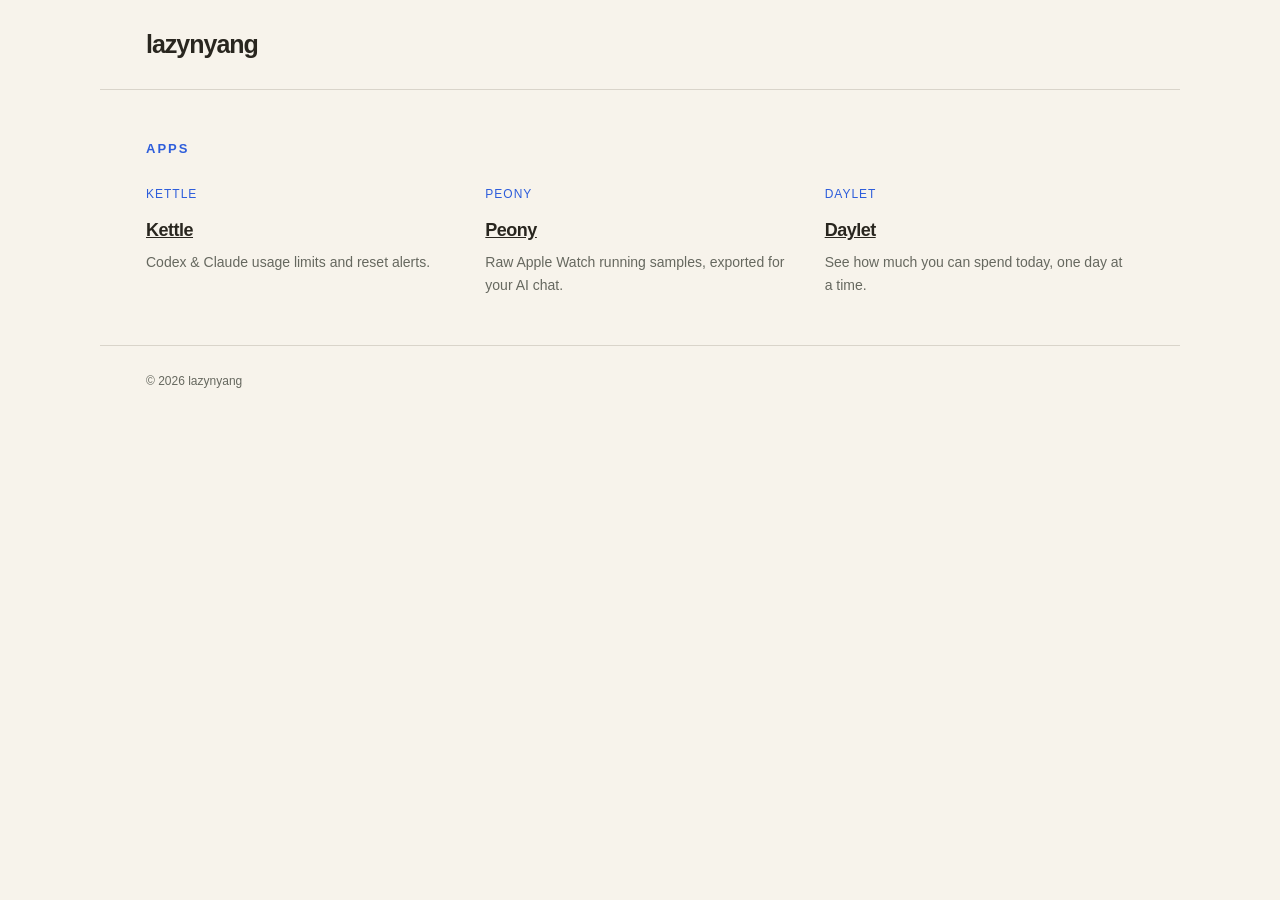
<file: index.html>
<!doctype html><html lang="en"><head><meta charset="utf-8"><meta name="viewport" content="width=device-width,initial-scale=1"><title>lazynyang apps</title><link rel="stylesheet" href="/kettle/assets/site.css"></head><body>
<nav class="wrap nav"><span class="brand">lazynyang</span></nav>
<main class="wrap section" style="border-top:0"><p class="eyebrow">APPS</p><div class="features">
<article><span class="index">KETTLE</span><h3><a href="/kettle/">Kettle</a></h3><p>Codex &amp; Claude usage limits and reset alerts.</p></article>
<article><span class="index">PEONY</span><h3><a href="/peony/">Peony</a></h3><p>Raw Apple Watch running samples, exported for your AI chat.</p></article>
<article><span class="index">DAYLET</span><h3><a href="/daylet/">Daylet</a></h3><p>See how much you can spend today, one day at a time.</p></article>
</div></main>
<footer class="wrap"><span>© 2026 lazynyang</span></footer></body></html>
</file>
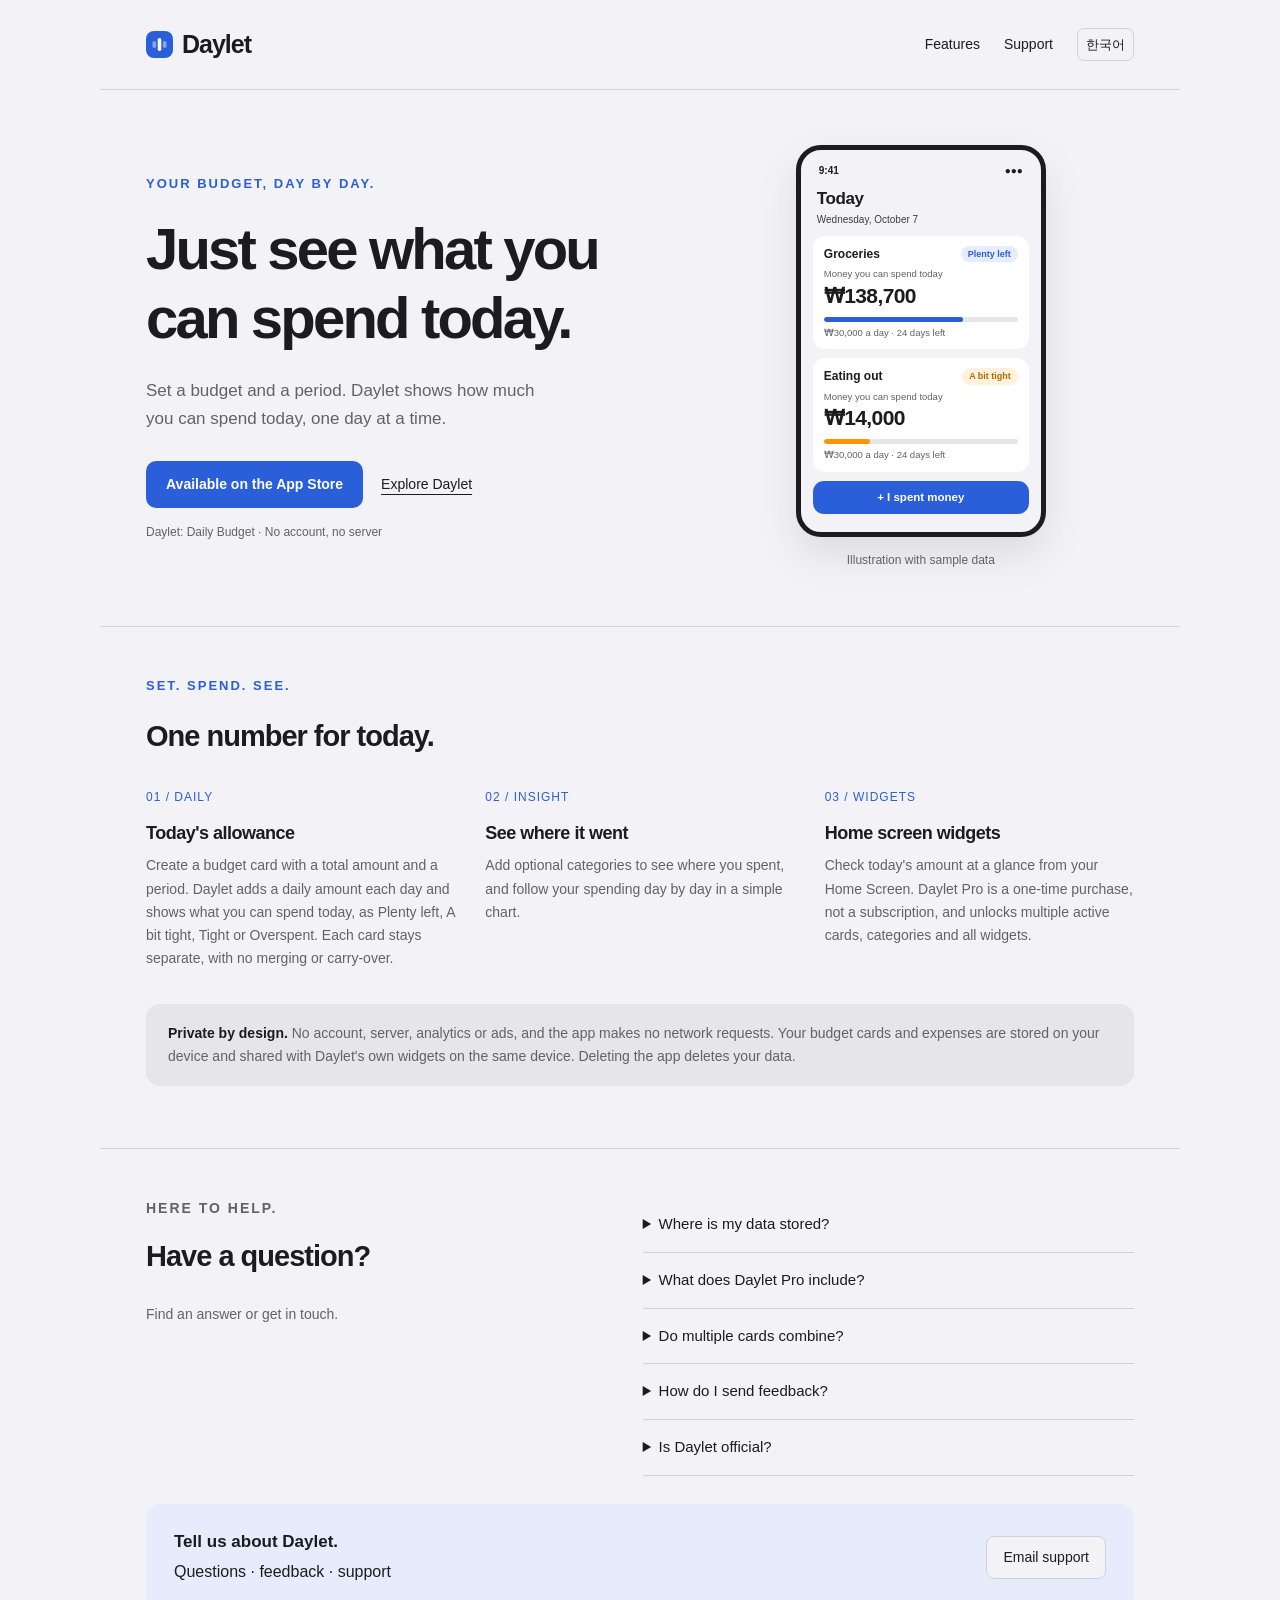
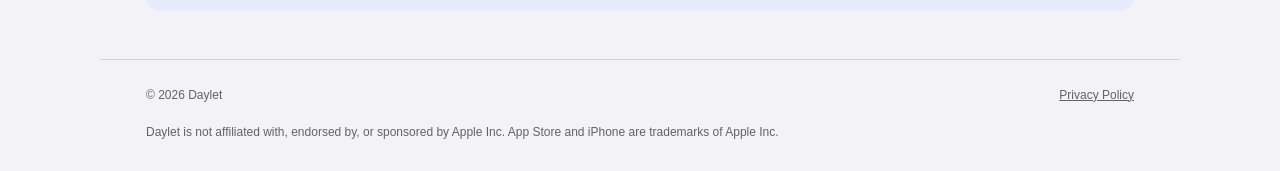
<file: daylet/index.html>
<!doctype html><html lang="en"><head><meta charset="utf-8"><meta name="viewport" content="width=device-width,initial-scale=1"><title>Daylet: Daily Budget</title><meta name="description" content="See how much you can spend today. Daylet turns your budget into a simple daily allowance."><link rel="stylesheet" href="/daylet/assets/site.css"></head><body>
<nav class="wrap nav" aria-label="Primary navigation"><a class="brand" href="#home"><span class="mark" aria-hidden="true"><svg viewBox="0 0 17 17"><rect x="1.5" y="5" width="3.6" height="7" rx="1.8" fill="#fff" fill-opacity=".45"/><rect x="6.7" y="2" width="3.6" height="13" rx="1.8" fill="#fff"/><rect x="11.9" y="5" width="3.6" height="7" rx="1.8" fill="#fff" fill-opacity=".45"/></svg></span><span>Daylet</span></a><div class="links"><a href="#features" data-i18n="navFeatures">Features</a><a href="#support" data-i18n="navSupport">Support</a><button class="lang" type="button" data-language-toggle aria-label="View in Korean">한국어</button></div></nav>
<main><section id="home" class="wrap hero"><div><p class="eyebrow">YOUR BUDGET, DAY BY DAY.</p><h1 data-i18n="heroTitle">Just see what you can spend today.</h1><p class="intro" data-i18n="heroIntro">Set a budget and a period. Daylet shows how much you can spend today, one day at a time.</p><div class="actions"><!-- TODO: replace this span with <a class="release" href="APP STORE LINK"> once the App Store URL is known --><span class="release" data-i18n="available">Available on the App Store</span><a class="secondary" href="#features" data-i18n="explore">Explore Daylet</a></div><p class="small" data-i18n="heroSmall">Daylet: Daily Budget · No account, no server</p></div>
<div class="screen-stage"><div class="phone" role="img" aria-label="Example Daylet home screen with sample data" data-i18n-aria="screenAlt"><div class="bar"><span>9:41</span><span>●●●</span></div><div class="title">Today</div><div class="date">Wednesday, October 7</div><div class="card"><div class="svc">Groceries <span class="chip">Plenty left</span></div><div class="lbl">Money you can spend today</div><div class="amt">₩138,700</div><div class="track"><i style="width:72%"></i></div><div class="reset">₩30,000 a day · 24 days left</div></div><div class="card"><div class="svc">Eating out <span class="chip tight">A bit tight</span></div><div class="lbl">Money you can spend today</div><div class="amt">₩14,000</div><div class="track"><i class="tight" style="width:24%"></i></div><div class="reset">₩30,000 a day · 24 days left</div></div><div class="btn">+ I spent money</div></div><p class="caption" data-i18n="screenCaption">Illustration with sample data</p></div></section>
<section id="features" class="wrap section"><p class="eyebrow">SET. SPEND. SEE.</p><h2 data-i18n="featuresTitle">One number for today.</h2><div class="features"><article><span class="index">01 / DAILY</span><h3 data-i18n="f1Title">Today's allowance</h3><p data-i18n="f1Text">Create a budget card with a total amount and a period. Daylet adds a daily amount each day and shows what you can spend today, as Plenty left, A bit tight, Tight or Overspent. Each card stays separate, with no merging or carry-over.</p></article><article><span class="index">02 / INSIGHT</span><h3 data-i18n="f2Title">See where it went</h3><p data-i18n="f2Text">Add optional categories to see where you spent, and follow your spending day by day in a simple chart.</p></article><article><span class="index">03 / WIDGETS</span><h3 data-i18n="f3Title">Home screen widgets</h3><p data-i18n="f3Text">Check today's amount at a glance from your Home Screen. Daylet Pro is a one-time purchase, not a subscription, and unlocks multiple active cards, categories and all widgets.</p></article></div><p class="note"><strong data-i18n="noteTitle">Private by design.</strong> <span data-i18n="noteText">No account, server, analytics or ads, and the app makes no network requests. Your budget cards and expenses are stored on your device and shared with Daylet's own widgets on the same device. Deleting the app deletes your data.</span></p></section>
<section id="support" class="wrap section"><div class="support"><div><p class="eyebrow">HERE TO HELP.</p><h2 data-i18n="supportTitle">Have a question?</h2><p data-i18n="supportIntro">Find an answer or get in touch.</p></div><div><details><summary data-i18n="faq1q">Where is my data stored?</summary><p data-i18n="faq1a">Only on your device. Daylet has no account or server, so deleting the app deletes your data.</p></details><details><summary data-i18n="faq2q">What does Daylet Pro include?</summary><p data-i18n="faq2a">Daylet Pro is a one-time in-app purchase, not a subscription. It unlocks multiple active budget cards, categories and all widgets.</p></details><details><summary data-i18n="faq3q">Do multiple cards combine?</summary><p data-i18n="faq3a">No. Each budget card stays separate, with no merging or carry-over between cards.</p></details><details><summary data-i18n="faq4q">How do I send feedback?</summary><p data-i18n="faq4a">Open Settings in the app and choose to send feedback. It opens Mail with your app version, iOS version and device model in the message, which you can read and edit before sending.</p></details><details><summary data-i18n="faq5q">Is Daylet official?</summary><p data-i18n="faq5a">Daylet is an independent app, not affiliated with Apple.</p></details></div></div><div class="contact"><div><strong data-i18n="contactTitle">Tell us about Daylet.</strong><p data-i18n="contactText">Questions · feedback · support</p></div><a class="mail" href="mailto:the.lazynyang@gmail.com" data-i18n="email">Email support</a></div></section></main>
<footer class="wrap"><span>© 2026 Daylet</span><div class="footer-links"><a href="/daylet/privacy/" data-i18n="privacyLink">Privacy Policy</a></div><p class="disclaimer" data-i18n="disclaimer">Daylet is not affiliated with, endorsed by, or sponsored by Apple Inc. App Store and iPhone are trademarks of Apple Inc.</p></footer><script src="/daylet/assets/site.js"></script></body></html>
</file>
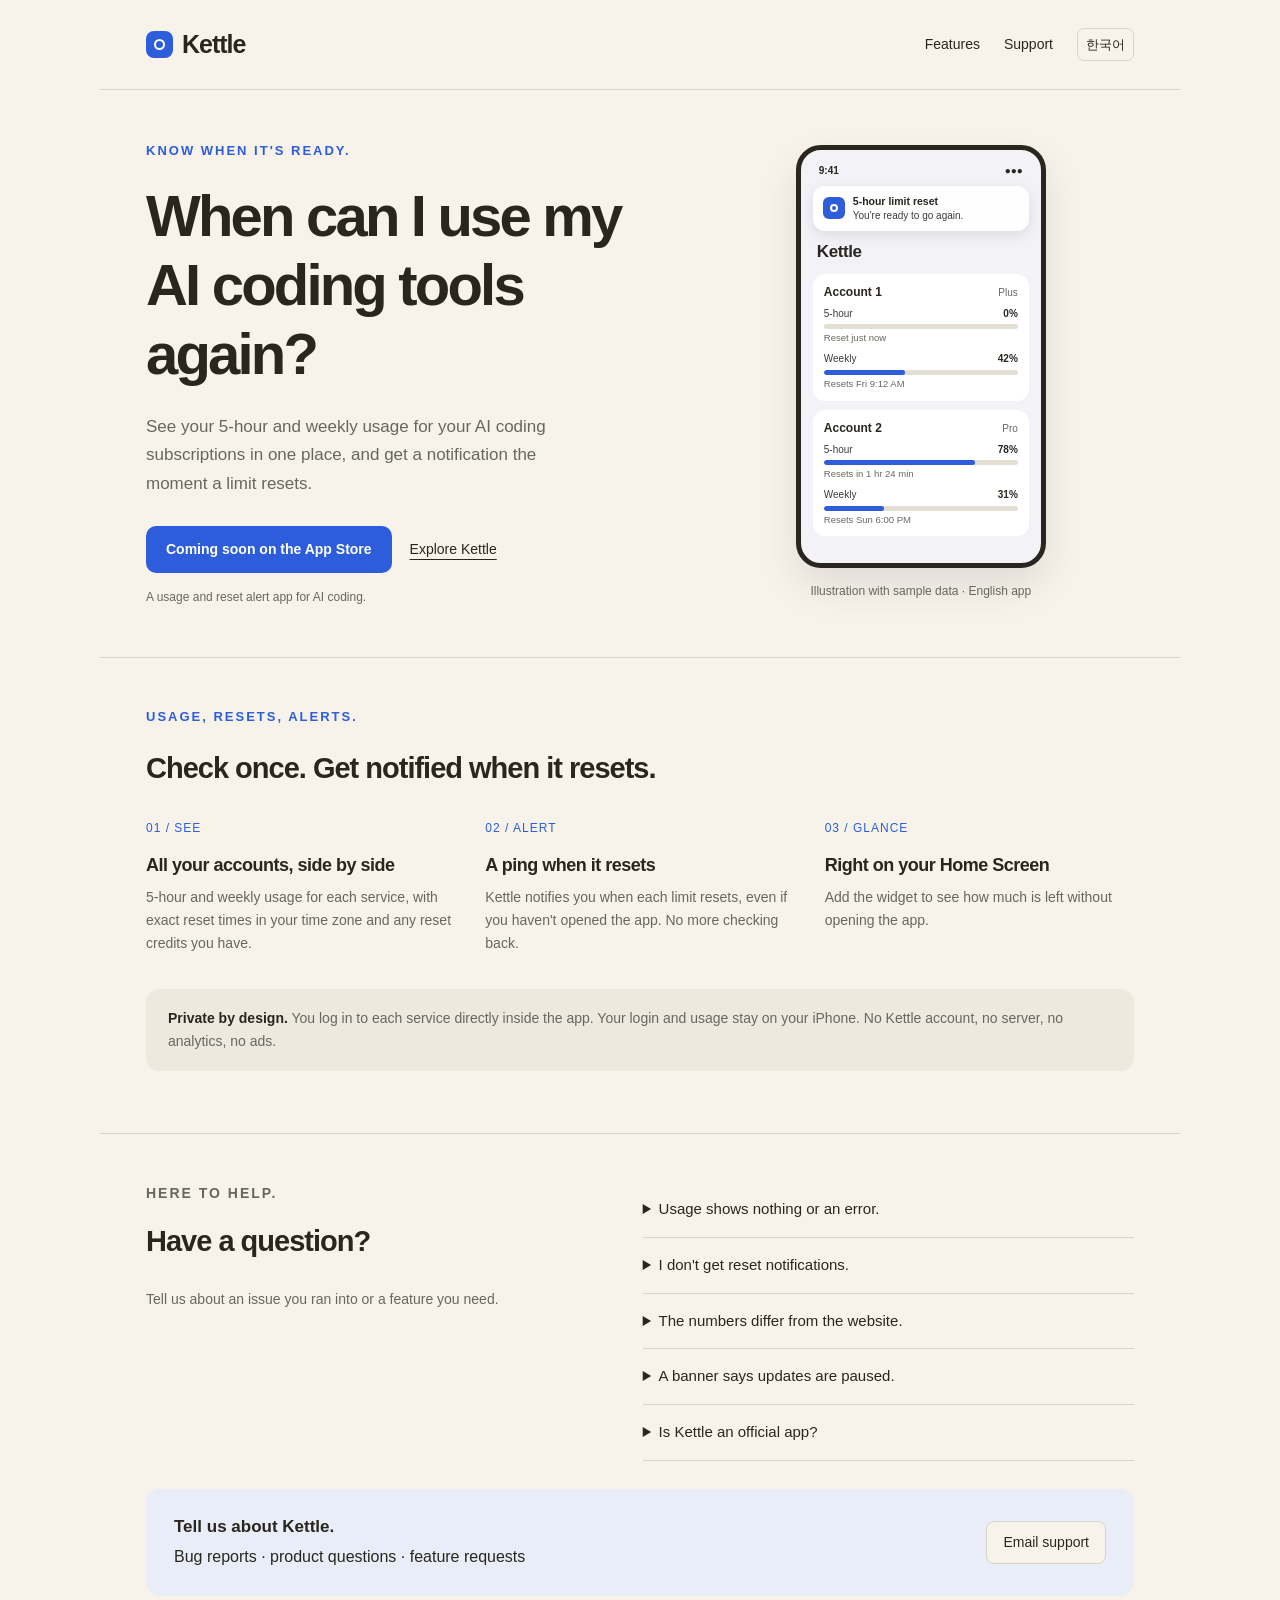
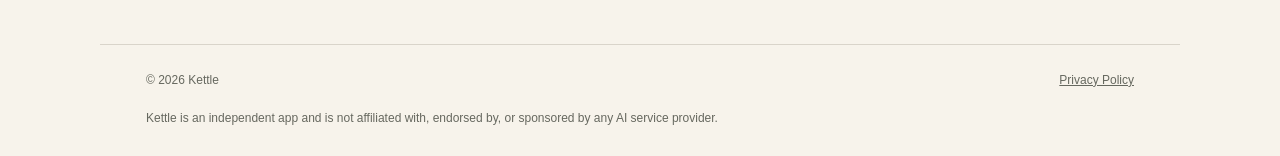
<file: kettle/index.html>
<!doctype html><html lang="en"><head><meta charset="utf-8"><meta name="viewport" content="width=device-width,initial-scale=1"><title>Kettle — AI Usage Reset Alerts</title><meta name="description" content="See your AI coding usage limits and get notified the moment they reset."><link rel="stylesheet" href="/kettle/assets/site.css"></head><body>
<nav class="wrap nav" aria-label="Primary navigation"><a class="brand" href="#home"><span class="mark" aria-hidden="true"><span></span></span><span>Kettle</span></a><div class="links"><a href="#features" data-i18n="navFeatures">Features</a><a href="#support" data-i18n="navSupport">Support</a><button class="lang" type="button" data-language-toggle aria-label="View in Korean">한국어</button></div></nav>
<main>
<section id="home" class="wrap hero"><div><p class="eyebrow">KNOW WHEN IT'S READY.</p><h1 data-i18n="heroTitle">When can I use my AI coding tools again?</h1><p class="intro" data-i18n="heroIntro">See your 5-hour and weekly usage for your AI coding subscriptions in one place, and get a notification the moment a limit resets.</p><div class="actions"><span class="release" data-i18n="comingSoon">Coming soon on the App Store</span><a class="secondary" href="#features" data-i18n="explore">Explore Kettle</a></div><p class="small" data-i18n="heroSmall">A usage and reset alert app for AI coding.</p></div>
<div class="screen-stage"><div class="phone" role="img" aria-label="Example Kettle screen with sample usage" data-i18n-aria="screenAlt">
<div class="bar"><span>9:41</span><span>●●●</span></div>
<div class="toast"><div class="ic"><span></span></div><div><b data-i18n="toastTitle">5-hour limit reset</b><small data-i18n="toastText">You're ready to go again.</small></div></div>
<div class="title">Kettle</div>
<div class="card"><div class="svc">Account 1 <span class="plan">Plus</span></div>
<div class="row"><div class="lbl"><span>5-hour</span><b>0%</b></div><div class="track"><i style="width:0%"></i></div><div class="reset">Reset just now</div></div>
<div class="row"><div class="lbl"><span>Weekly</span><b>42%</b></div><div class="track"><i style="width:42%"></i></div><div class="reset">Resets Fri 9:12 AM</div></div></div>
<div class="card"><div class="svc">Account 2 <span class="plan">Pro</span></div>
<div class="row"><div class="lbl"><span>5-hour</span><b>78%</b></div><div class="track"><i style="width:78%"></i></div><div class="reset">Resets in 1 hr 24 min</div></div>
<div class="row"><div class="lbl"><span>Weekly</span><b>31%</b></div><div class="track"><i style="width:31%"></i></div><div class="reset">Resets Sun 6:00 PM</div></div></div>
</div><p class="caption" data-i18n="screenCaption">Illustration with sample data · English app</p></div></section>
<section id="features" class="wrap section"><p class="eyebrow">USAGE, RESETS, ALERTS.</p><h2 data-i18n="featuresTitle">Check once. Get notified when it resets.</h2><div class="features">
<article><span class="index">01 / SEE</span><h3 data-i18n="f1Title">All your accounts, side by side</h3><p data-i18n="f1Text">5-hour and weekly usage for each service, with exact reset times in your time zone and any reset credits you have.</p></article>
<article><span class="index">02 / ALERT</span><h3 data-i18n="f2Title">A ping when it resets</h3><p data-i18n="f2Text">Kettle notifies you when each limit resets, even if you haven't opened the app. No more checking back.</p></article>
<article><span class="index">03 / GLANCE</span><h3 data-i18n="f3Title">Right on your Home Screen</h3><p data-i18n="f3Text">Add the widget to see how much is left without opening the app.</p></article></div>
<p class="note"><strong data-i18n="noteTitle">Private by design.</strong> <span data-i18n="noteText">You log in to each service directly inside the app. Your login and usage stay on your iPhone. No Kettle account, no server, no analytics, no ads.</span></p></section>
<section id="support" class="wrap section"><div class="support"><div><p class="eyebrow">HERE TO HELP.</p><h2 data-i18n="supportTitle">Have a question?</h2><p data-i18n="supportIntro">Tell us about an issue you ran into or a feature you need.</p></div><div>
<details><summary data-i18n="faq1q">Usage shows nothing or an error.</summary><p data-i18n="faq1a">Pull to refresh after a few minutes. Kettle waits at least 10 minutes between checks, and longer after an error, so the services are not asked too often. If it continues, log out and log in again from Settings.</p></details>
<details><summary data-i18n="faq2q">I don't get reset notifications.</summary><p data-i18n="faq2a">Check that notifications for Kettle are allowed in iOS Settings, and that a Focus or Sleep mode is not hiding them.</p></details>
<details><summary data-i18n="faq3q">The numbers differ from the website.</summary><p data-i18n="faq3a">Kettle shows the last values it received and never estimates. Check when the app last updated, and refresh if it has been a while.</p></details>
<details><summary data-i18n="faq4q">A banner says updates are paused.</summary><p data-i18n="faq4a">A service changed something on its side. Kettle stops checking until it is safe again and resumes automatically.</p></details>
<details><summary data-i18n="faq5q">Is Kettle an official app?</summary><p data-i18n="faq5a">No. Kettle is an independent app and is not affiliated with any AI service provider. It reads usage from the same web pages you see when logged in, which may change without notice.</p></details>
</div></div><div class="contact"><div><strong data-i18n="contactTitle">Tell us about Kettle.</strong><p data-i18n="contactText">Bug reports · product questions · feature requests</p></div><a class="mail" href="mailto:the.lazynyang@gmail.com" data-i18n="email">Email support</a></div></section></main>
<footer class="wrap"><span>© 2026 Kettle</span><div class="footer-links"><a href="/kettle/privacy/" data-i18n="privacyLink">Privacy Policy</a></div><p class="disclaimer" data-i18n="disclaimer">Kettle is an independent app and is not affiliated with, endorsed by, or sponsored by any AI service provider.</p></footer>
<script src="/kettle/assets/site.js"></script></body></html>
</file>
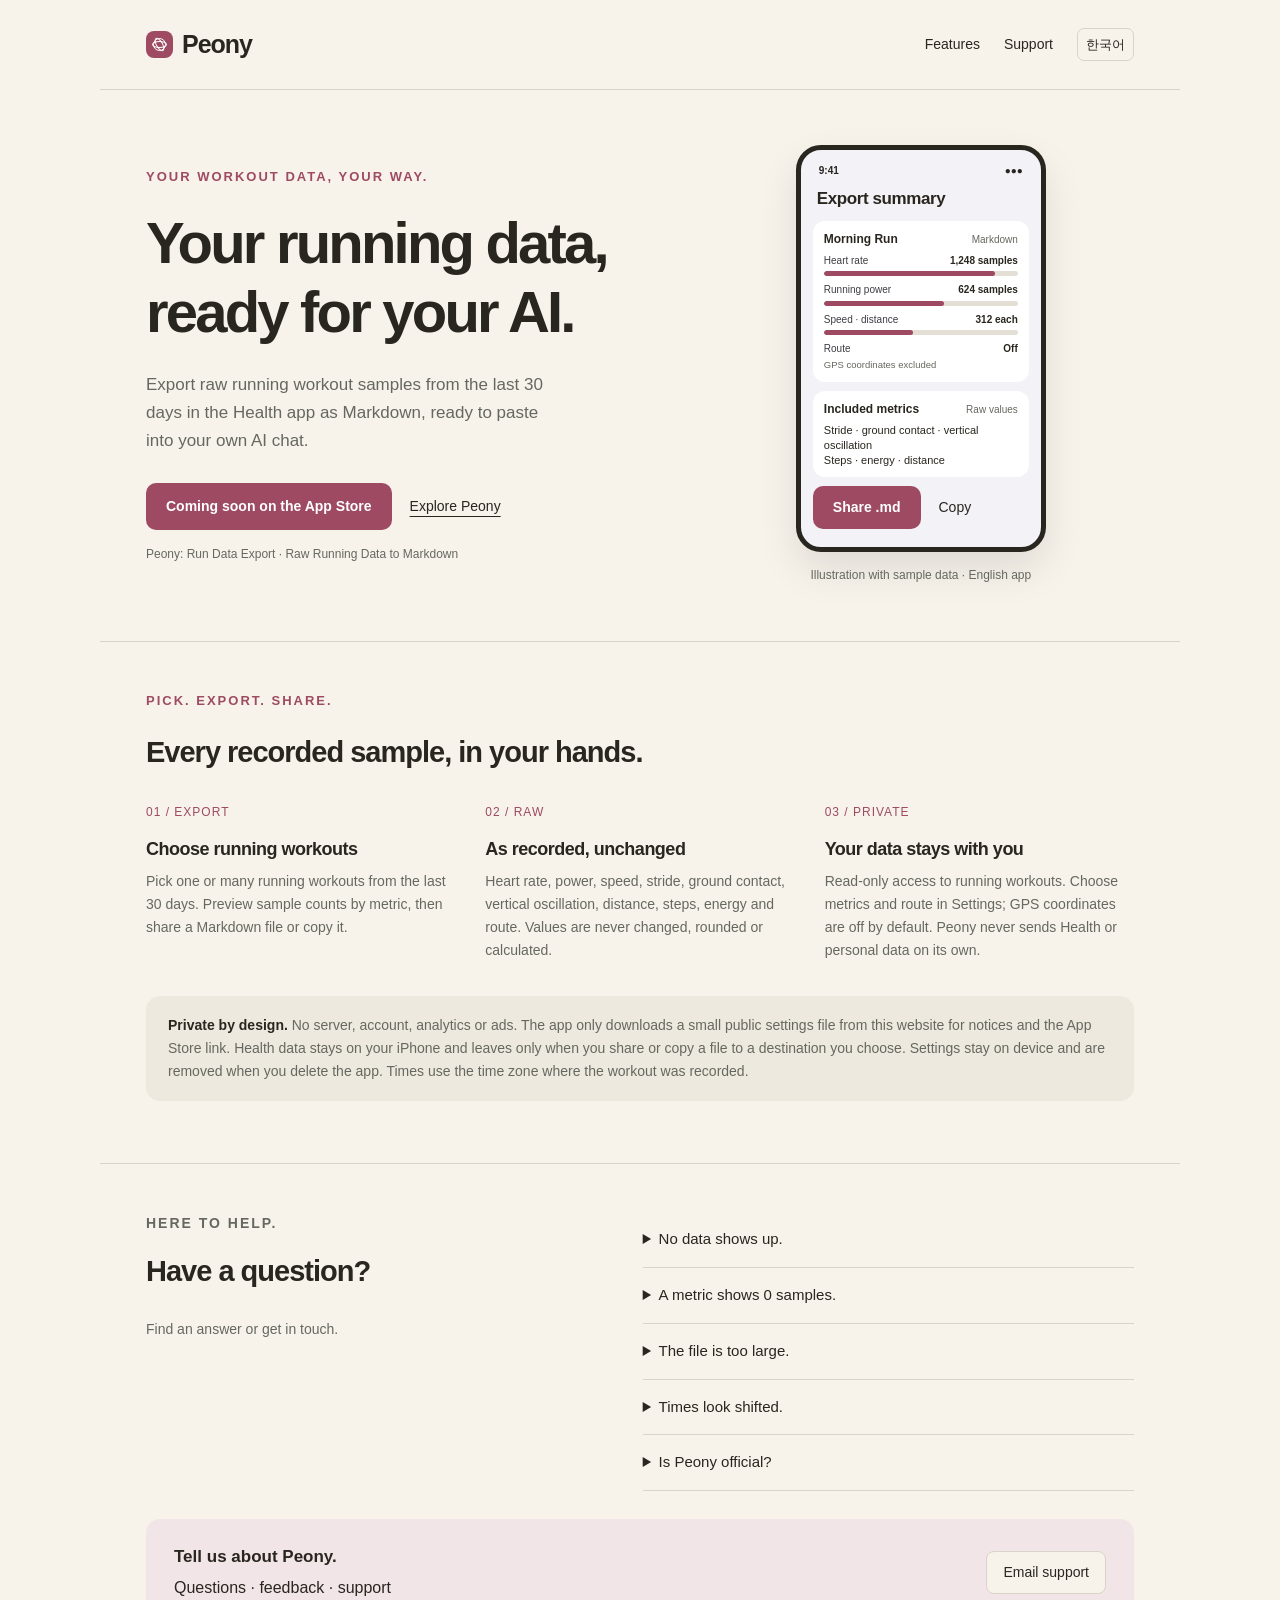
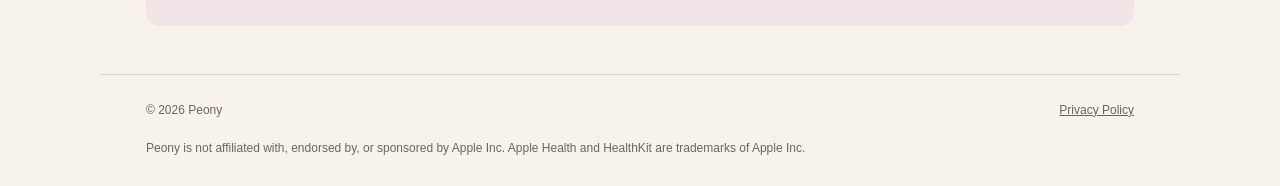
<file: peony/index.html>
<!doctype html><html lang="en"><head><meta charset="utf-8"><meta name="viewport" content="width=device-width,initial-scale=1"><title>Peony: Run Data Export</title><meta name="description" content="Export running workout samples from the last 30 days in the Health app as Markdown for your own AI chat."><link rel="stylesheet" href="/peony/assets/site.css"></head><body>
<nav class="wrap nav" aria-label="Primary navigation"><a class="brand" href="#home"><span class="mark" aria-hidden="true"><span></span></span><span>Peony</span></a><div class="links"><a href="#features" data-i18n="navFeatures">Features</a><a href="#support" data-i18n="navSupport">Support</a><button class="lang" type="button" data-language-toggle aria-label="View in Korean">한국어</button></div></nav>
<main><section id="home" class="wrap hero"><div><p class="eyebrow">YOUR WORKOUT DATA, YOUR WAY.</p><h1 data-i18n="heroTitle">Your running data, ready for your AI.</h1><p class="intro" data-i18n="heroIntro">Export raw running workout samples from the last 30 days in the Health app as Markdown, ready to paste into your own AI chat.</p><div class="actions"><span class="release" data-i18n="comingSoon">Coming soon on the App Store</span><a class="secondary" href="#features" data-i18n="explore">Explore Peony</a></div><p class="small" data-i18n="heroSmall">Peony: Run Data Export · Raw Running Data to Markdown</p></div>
<div class="screen-stage"><div class="phone" role="img" aria-label="Example Peony export summary with sample data" data-i18n-aria="screenAlt"><div class="bar"><span>9:41</span><span>●●●</span></div><div class="title">Export summary</div><div class="card"><div class="svc">Morning Run <span class="plan">Markdown</span></div><div class="row"><div class="lbl"><span>Heart rate</span><b>1,248 samples</b></div><div class="track"><i style="width:88%"></i></div></div><div class="row"><div class="lbl"><span>Running power</span><b>624 samples</b></div><div class="track"><i style="width:62%"></i></div></div><div class="row"><div class="lbl"><span>Speed · distance</span><b>312 each</b></div><div class="track"><i style="width:46%"></i></div></div><div class="row"><div class="lbl"><span>Route</span><b>Off</b></div><div class="reset">GPS coordinates excluded</div></div></div><div class="card"><div class="svc">Included metrics <span class="plan">Raw values</span></div><div class="reset">Stride · ground contact · vertical oscillation</div><div class="reset">Steps · energy · distance</div></div><div class="actions"><span class="release" data-i18n="shareButton">Share .md</span><span class="secondary" data-i18n="copyButton">Copy</span></div></div><p class="caption" data-i18n="screenCaption">Illustration with sample data · English app</p></div></section>
<section id="features" class="wrap section"><p class="eyebrow">PICK. EXPORT. SHARE.</p><h2 data-i18n="featuresTitle">Every recorded sample, in your hands.</h2><div class="features"><article><span class="index">01 / EXPORT</span><h3 data-i18n="f1Title">Choose running workouts</h3><p data-i18n="f1Text">Pick one or many running workouts from the last 30 days. Preview sample counts by metric, then share a Markdown file or copy it.</p></article><article><span class="index">02 / RAW</span><h3 data-i18n="f2Title">As recorded, unchanged</h3><p data-i18n="f2Text">Heart rate, power, speed, stride, ground contact, vertical oscillation, distance, steps, energy and route. Values are never changed, rounded or calculated.</p></article><article><span class="index">03 / PRIVATE</span><h3 data-i18n="f3Title">Your data stays with you</h3><p data-i18n="f3Text">Read-only access to running workouts. Choose metrics and route in Settings; GPS coordinates are off by default. Peony never sends Health or personal data on its own.</p></article></div><p class="note"><strong data-i18n="noteTitle">Private by design.</strong> <span data-i18n="noteText">No server, account, analytics or ads. The app only downloads a small public settings file from this website for notices and the App Store link. Health data stays on your iPhone and leaves only when you share or copy a file to a destination you choose. Settings stay on device and are removed when you delete the app. Times use the time zone where the workout was recorded.</span></p></section>
<section id="support" class="wrap section"><div class="support"><div><p class="eyebrow">HERE TO HELP.</p><h2 data-i18n="supportTitle">Have a question?</h2><p data-i18n="supportIntro">Find an answer or get in touch.</p></div><div><details><summary data-i18n="faq1q">No data shows up.</summary><p data-i18n="faq1a">Allow Peony access in Health → Profile → Apps → Peony.</p></details><details><summary data-i18n="faq2q">A metric shows 0 samples.</summary><p data-i18n="faq2a">The recording device did not record that metric for this workout.</p></details><details><summary data-i18n="faq3q">The file is too large.</summary><p data-i18n="faq3a">Choose fewer workouts, or turn off metrics or route in Settings.</p></details><details><summary data-i18n="faq4q">Times look shifted.</summary><p data-i18n="faq4a">Times use the time zone where the workout was recorded.</p></details><details><summary data-i18n="faq5q">Is Peony official?</summary><p data-i18n="faq5a">Peony is an independent app, not affiliated with Apple.</p></details></div></div><div class="contact"><div><strong data-i18n="contactTitle">Tell us about Peony.</strong><p data-i18n="contactText">Questions · feedback · support</p></div><a class="mail" href="mailto:the.lazynyang@gmail.com" data-i18n="email">Email support</a></div></section></main>
<footer class="wrap"><span>© 2026 Peony</span><div class="footer-links"><a href="/peony/privacy/" data-i18n="privacyLink">Privacy Policy</a></div><p class="disclaimer" data-i18n="disclaimer">Peony is not affiliated with, endorsed by, or sponsored by Apple Inc. Apple Health and HealthKit are trademarks of Apple Inc.</p></footer><script src="/peony/assets/site.js"></script></body></html>
</file>
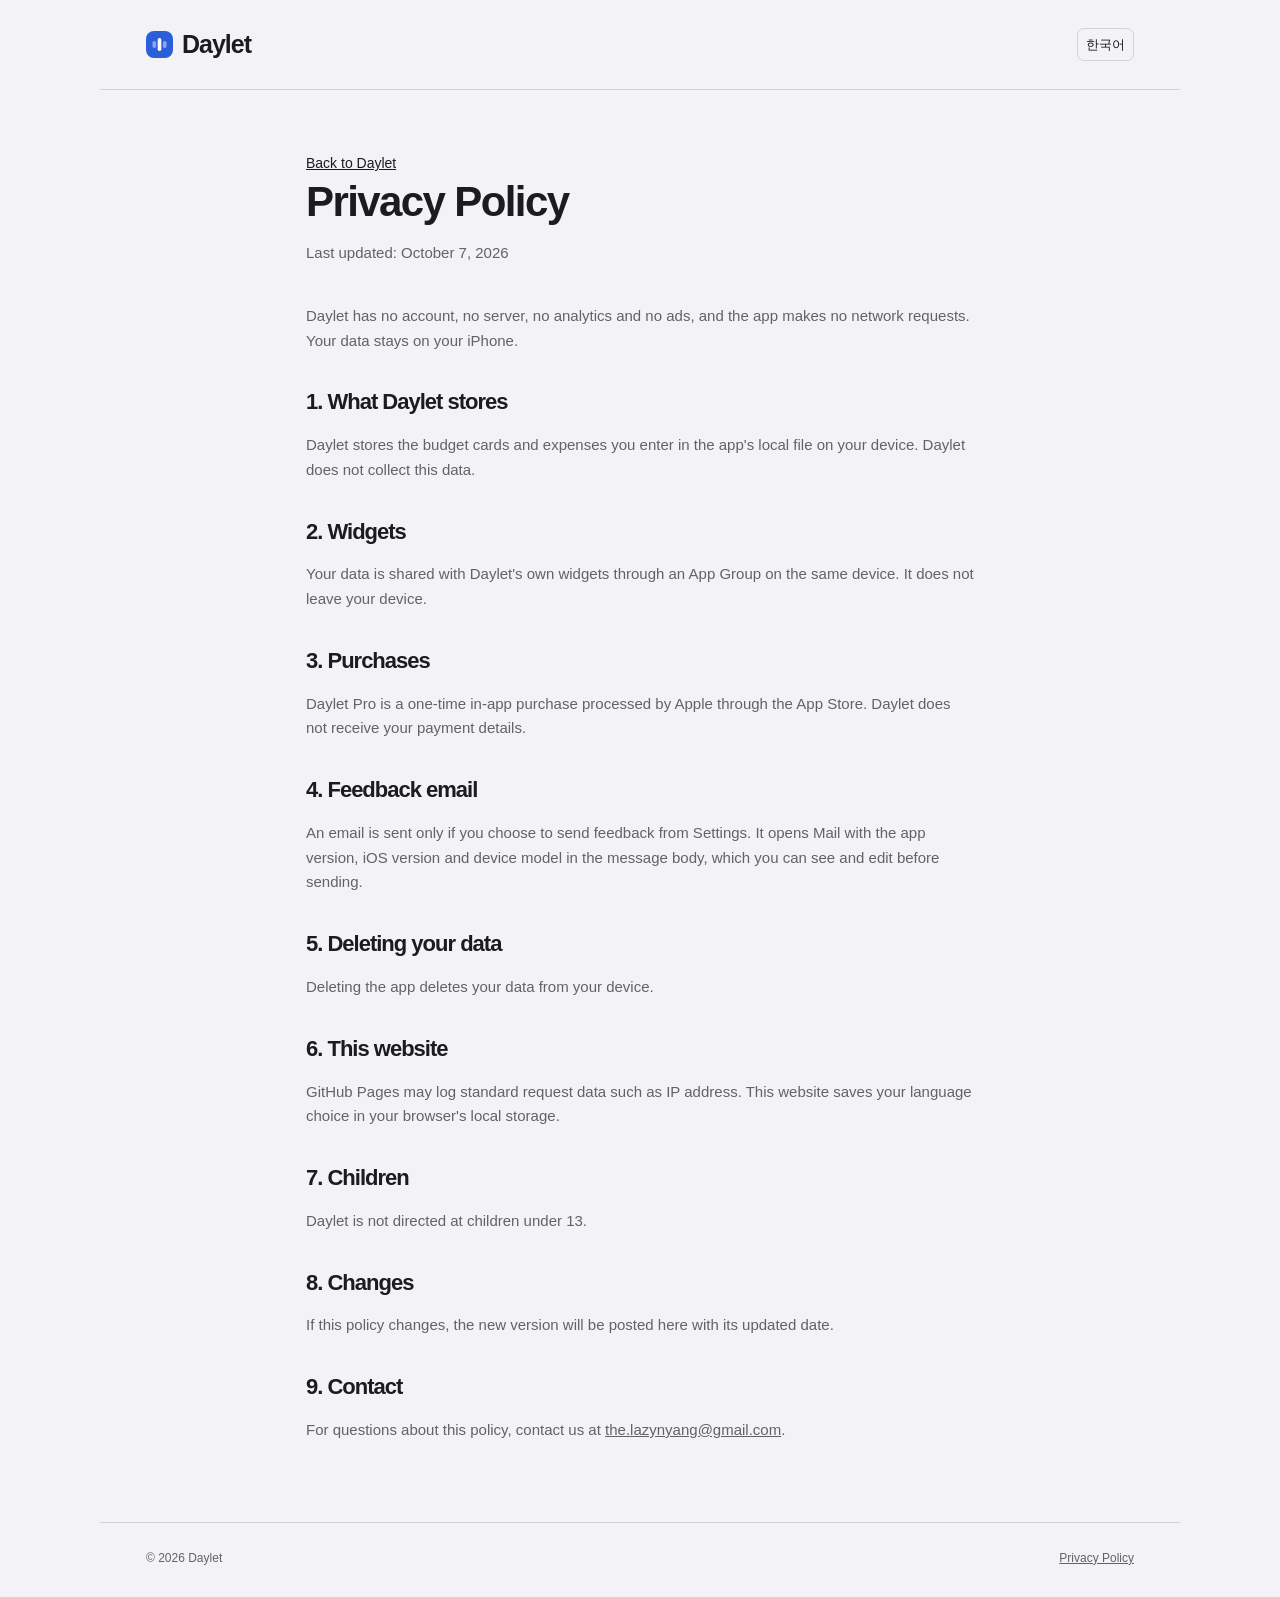
<file: daylet/privacy/index.html>
<!doctype html><html lang="en" data-page="privacy"><head><meta charset="utf-8"><meta name="viewport" content="width=device-width,initial-scale=1"><title>Daylet Privacy Policy</title><meta name="description" content="How Daylet handles your data and this website."><link rel="stylesheet" href="/daylet/assets/site.css"></head><body><nav class="wrap nav" aria-label="Primary navigation"><a class="brand" href="/daylet/"><span class="mark" aria-hidden="true"><svg viewBox="0 0 17 17"><rect x="1.5" y="5" width="3.6" height="7" rx="1.8" fill="#fff" fill-opacity=".45"/><rect x="6.7" y="2" width="3.6" height="13" rx="1.8" fill="#fff"/><rect x="11.9" y="5" width="3.6" height="7" rx="1.8" fill="#fff" fill-opacity=".45"/></svg></span><span>Daylet</span></a><button class="lang" type="button" data-language-toggle aria-label="View in Korean">한국어</button></nav><main class="wrap privacy"><a class="back" href="/daylet/" data-i18n="back">Back to Daylet</a><h1 data-i18n="privacyTitle">Privacy Policy</h1><p class="updated" data-i18n="updated">Last updated: October 7, 2026</p><p data-i18n="privacyIntro">Daylet has no account, no server, no analytics and no ads, and the app makes no network requests. Your data stays on your iPhone.</p>
<h2 data-i18n="p1Title">1. What Daylet stores</h2><p data-i18n="p1">Daylet stores the budget cards and expenses you enter in the app's local file on your device. Daylet does not collect this data.</p><h2 data-i18n="p2Title">2. Widgets</h2><p data-i18n="p2">Your data is shared with Daylet's own widgets through an App Group on the same device. It does not leave your device.</p><h2 data-i18n="p3Title">3. Purchases</h2><p data-i18n="p3">Daylet Pro is a one-time in-app purchase processed by Apple through the App Store. Daylet does not receive your payment details.</p><h2 data-i18n="p4Title">4. Feedback email</h2><p data-i18n="p4">An email is sent only if you choose to send feedback from Settings. It opens Mail with the app version, iOS version and device model in the message body, which you can see and edit before sending.</p><h2 data-i18n="p5Title">5. Deleting your data</h2><p data-i18n="p5">Deleting the app deletes your data from your device.</p><h2 data-i18n="p6Title">6. This website</h2><p data-i18n="p6">GitHub Pages may log standard request data such as IP address. This website saves your language choice in your browser's local storage.</p><h2 data-i18n="p7Title">7. Children</h2><p data-i18n="p7">Daylet is not directed at children under 13.</p><h2 data-i18n="p8Title">8. Changes</h2><p data-i18n="p8">If this policy changes, the new version will be posted here with its updated date.</p><h2 data-i18n="p9Title">9. Contact</h2><p><span data-i18n="p9">For questions about this policy, contact us at</span> <a href="mailto:the.lazynyang@gmail.com">the.lazynyang@gmail.com</a>.</p></main><footer class="wrap"><span>© 2026 Daylet</span><div class="footer-links"><a href="/daylet/privacy/" data-i18n="privacyLink">Privacy Policy</a></div></footer><script src="/daylet/assets/site.js"></script></body></html>
</file>
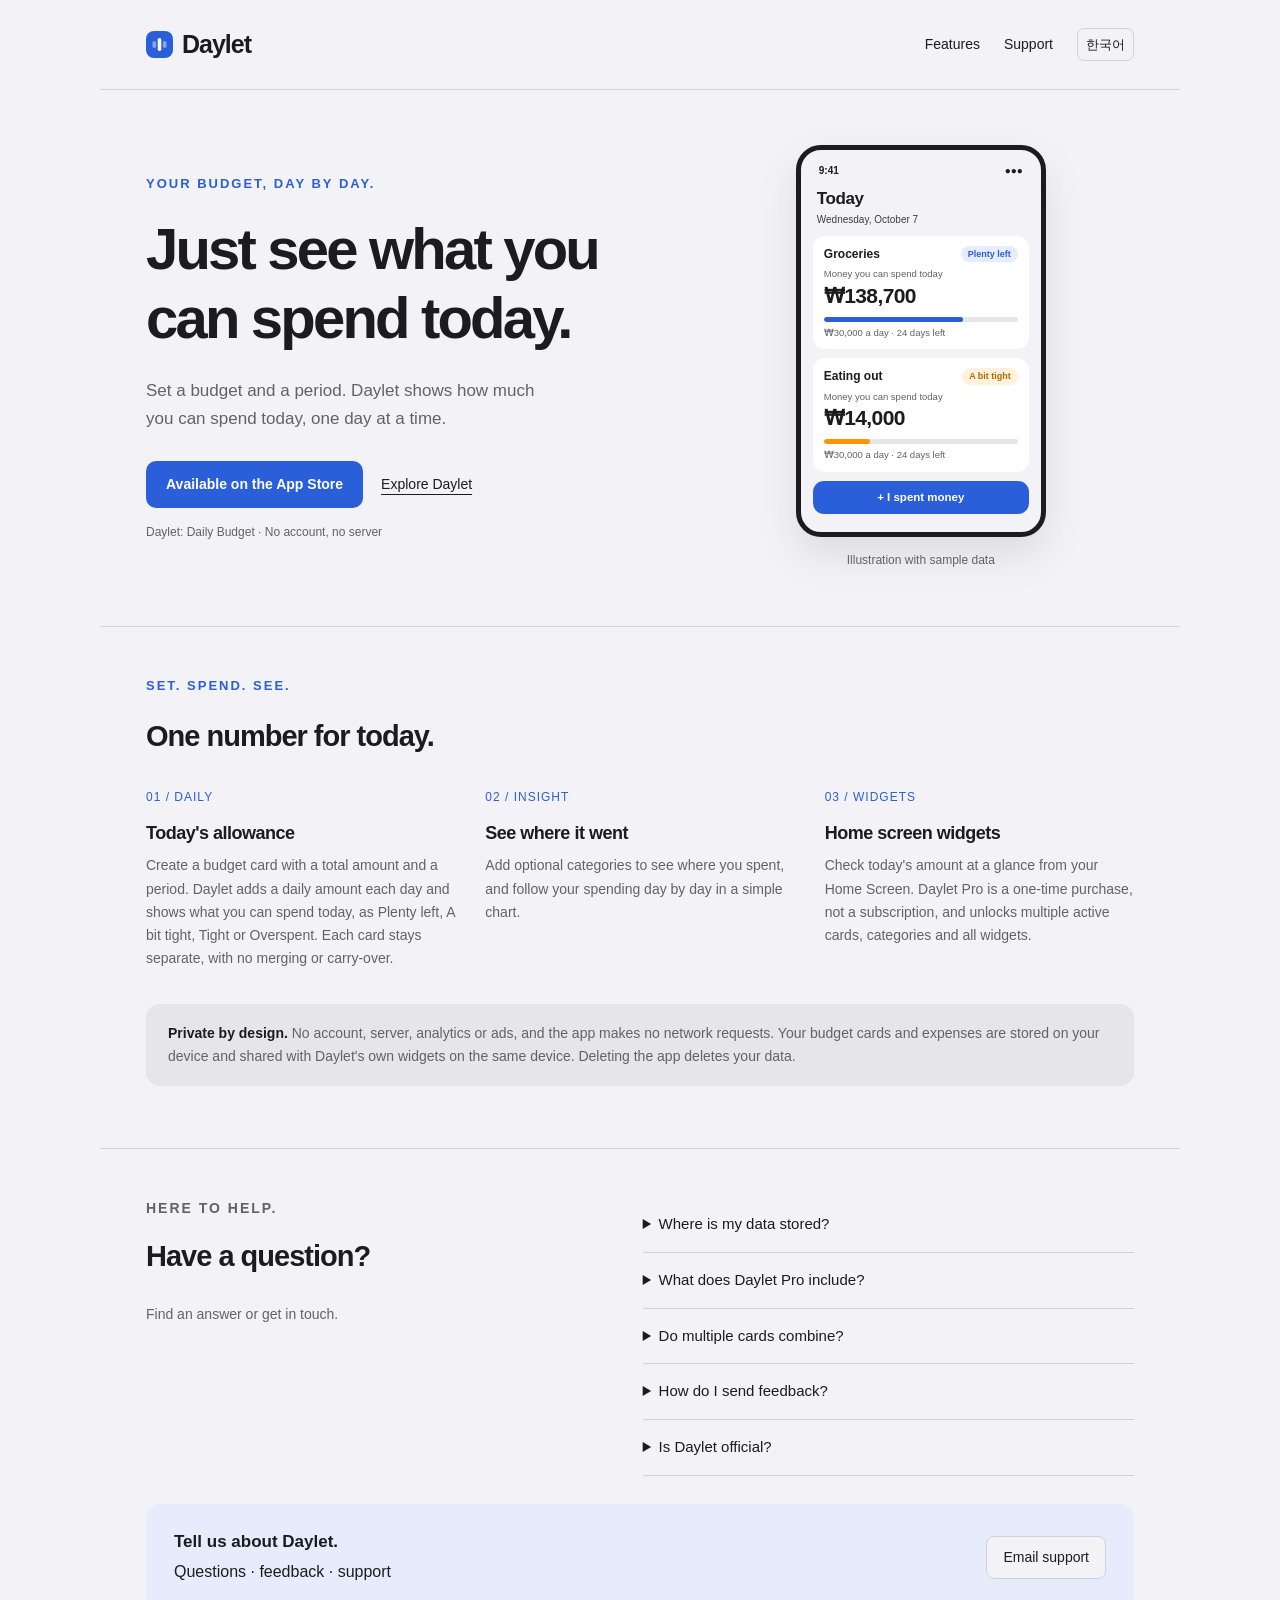
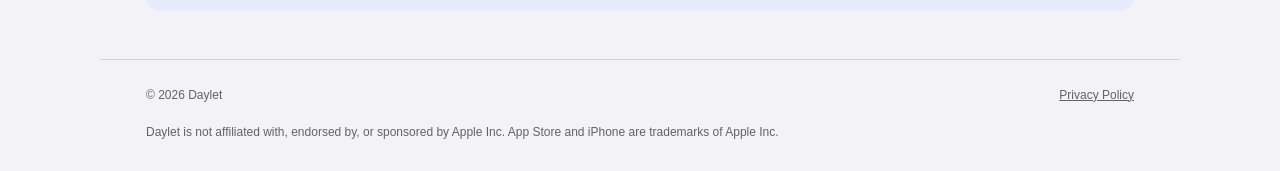
<file: daylet/support/index.html>
<!doctype html><html lang="en"><head><meta charset="utf-8"><meta name="viewport" content="width=device-width,initial-scale=1"><title>Daylet Support</title><meta http-equiv="refresh" content="0; url=/daylet/#support"><link rel="canonical" href="/daylet/#support"></head><body><p><a href="/daylet/#support">Daylet Support</a></p></body></html>
</file>
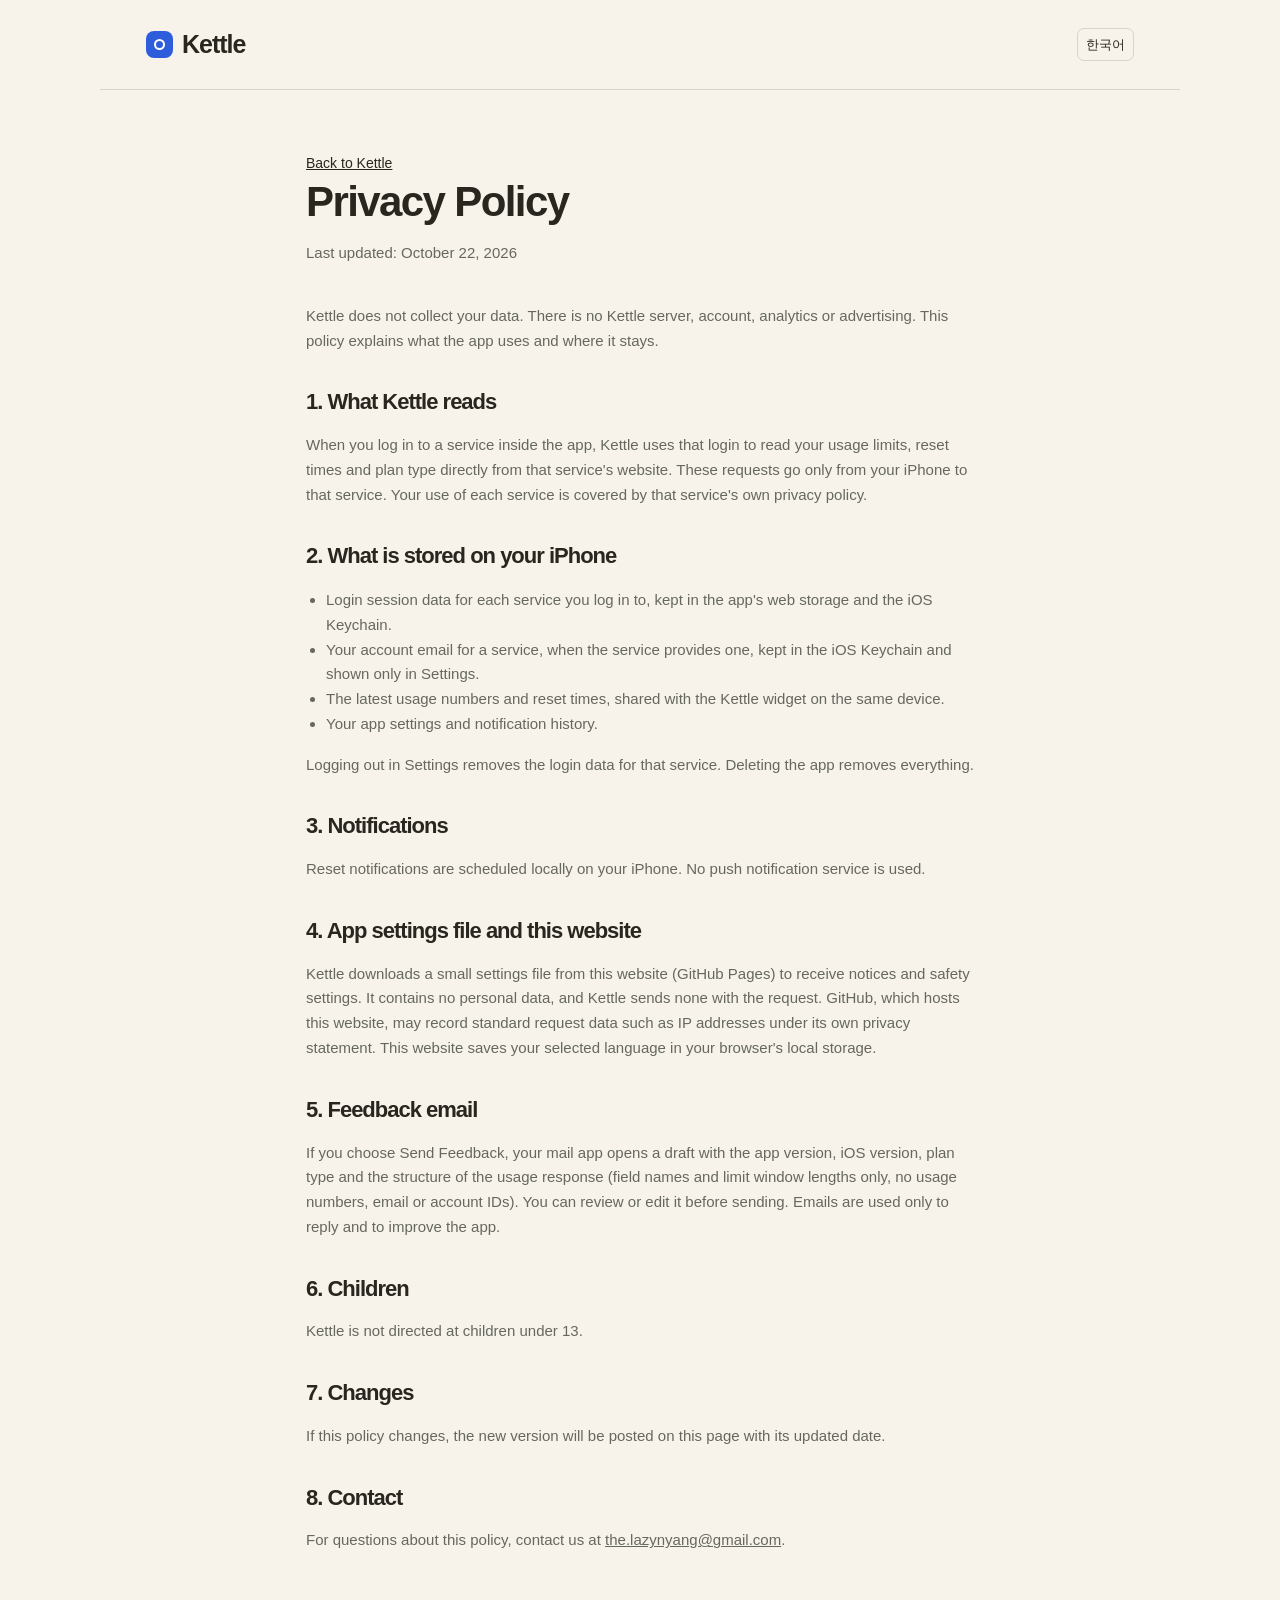
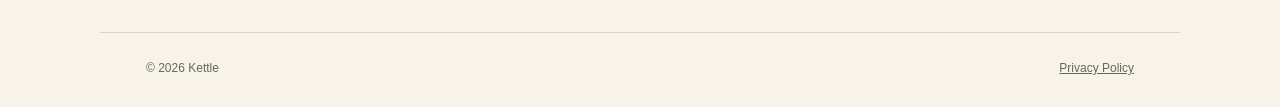
<file: kettle/privacy/index.html>
<!doctype html><html lang="en" data-page="privacy"><head><meta charset="utf-8"><meta name="viewport" content="width=device-width,initial-scale=1"><title>Kettle Privacy Policy</title><meta name="description" content="How Kettle handles information for the app and this website."><link rel="stylesheet" href="/kettle/assets/site.css"></head><body>
<nav class="wrap nav" aria-label="Primary navigation"><a class="brand" href="/kettle/"><span class="mark" aria-hidden="true"><span></span></span><span>Kettle</span></a><button class="lang" type="button" data-language-toggle aria-label="View in Korean">한국어</button></nav>
<main class="wrap privacy"><a class="back" href="/kettle/" data-i18n="back">Back to Kettle</a><h1 data-i18n="privacyTitle">Privacy Policy</h1><p class="updated" data-i18n="updated">Last updated: October 22, 2026</p>
<p data-i18n="privacyIntro">Kettle does not collect your data. There is no Kettle server, account, analytics or advertising. This policy explains what the app uses and where it stays.</p>
<h2 data-i18n="p1Title">1. What Kettle reads</h2><p data-i18n="p1">When you log in to a service inside the app, Kettle uses that login to read your usage limits, reset times and plan type directly from that service's website. These requests go only from your iPhone to that service. Your use of each service is covered by that service's own privacy policy.</p>
<h2 data-i18n="p2Title">2. What is stored on your iPhone</h2><ul><li data-i18n="p2a">Login session data for each service you log in to, kept in the app's web storage and the iOS Keychain.</li><li data-i18n="p2b">Your account email for a service, when the service provides one, kept in the iOS Keychain and shown only in Settings.</li><li data-i18n="p2c">The latest usage numbers and reset times, shared with the Kettle widget on the same device.</li><li data-i18n="p2d">Your app settings and notification history.</li></ul><p data-i18n="p2e">Logging out in Settings removes the login data for that service. Deleting the app removes everything.</p>
<h2 data-i18n="p3Title">3. Notifications</h2><p data-i18n="p3">Reset notifications are scheduled locally on your iPhone. No push notification service is used.</p>
<h2 data-i18n="p4Title">4. App settings file and this website</h2><p data-i18n="p4">Kettle downloads a small settings file from this website (GitHub Pages) to receive notices and safety settings. It contains no personal data, and Kettle sends none with the request. GitHub, which hosts this website, may record standard request data such as IP addresses under its own privacy statement. This website saves your selected language in your browser's local storage.</p>
<h2 data-i18n="p5Title">5. Feedback email</h2><p data-i18n="p5">If you choose Send Feedback, your mail app opens a draft with the app version, iOS version, plan type and the structure of the usage response (field names and limit window lengths only, no usage numbers, email or account IDs). You can review or edit it before sending. Emails are used only to reply and to improve the app.</p>
<h2 data-i18n="p6Title">6. Children</h2><p data-i18n="p6">Kettle is not directed at children under 13.</p>
<h2 data-i18n="p7Title">7. Changes</h2><p data-i18n="p7">If this policy changes, the new version will be posted on this page with its updated date.</p>
<h2 data-i18n="p8Title">8. Contact</h2><p><span data-i18n="p8">For questions about this policy, contact us at</span> <a href="mailto:the.lazynyang@gmail.com">the.lazynyang@gmail.com</a>.</p></main>
<footer class="wrap"><span>© 2026 Kettle</span><div class="footer-links"><a href="/kettle/privacy/" data-i18n="privacyLink">Privacy Policy</a></div></footer>
<script src="/kettle/assets/site.js"></script></body></html>
</file>
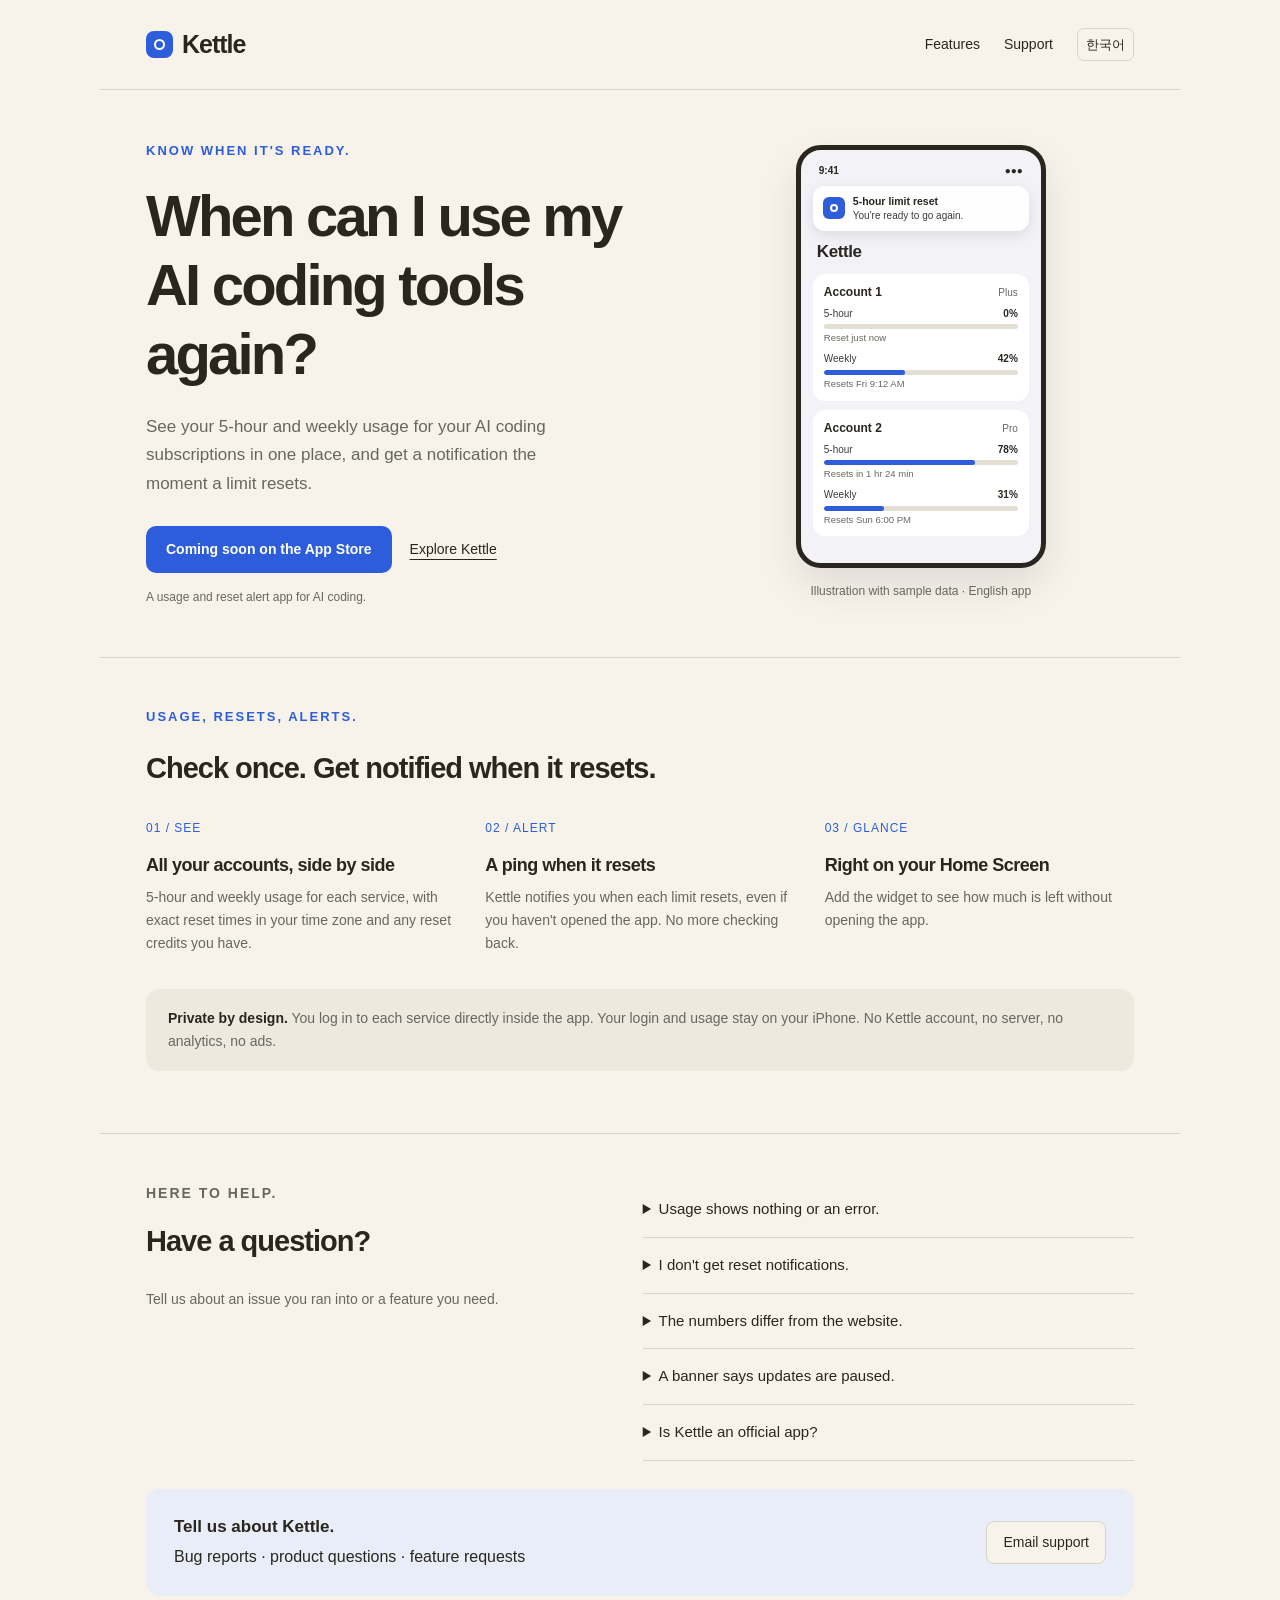
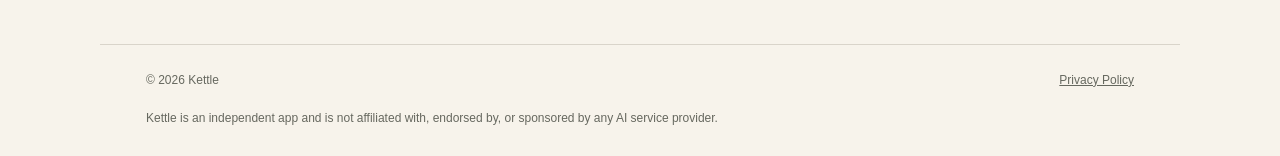
<file: kettle/support/index.html>
<!doctype html><html lang="en"><head><meta charset="utf-8"><meta name="viewport" content="width=device-width,initial-scale=1"><title>Kettle Support</title><meta http-equiv="refresh" content="0; url=/kettle/#support"><link rel="canonical" href="/kettle/#support"></head><body><p><a href="/kettle/#support">Kettle Support</a></p></body></html>
</file>
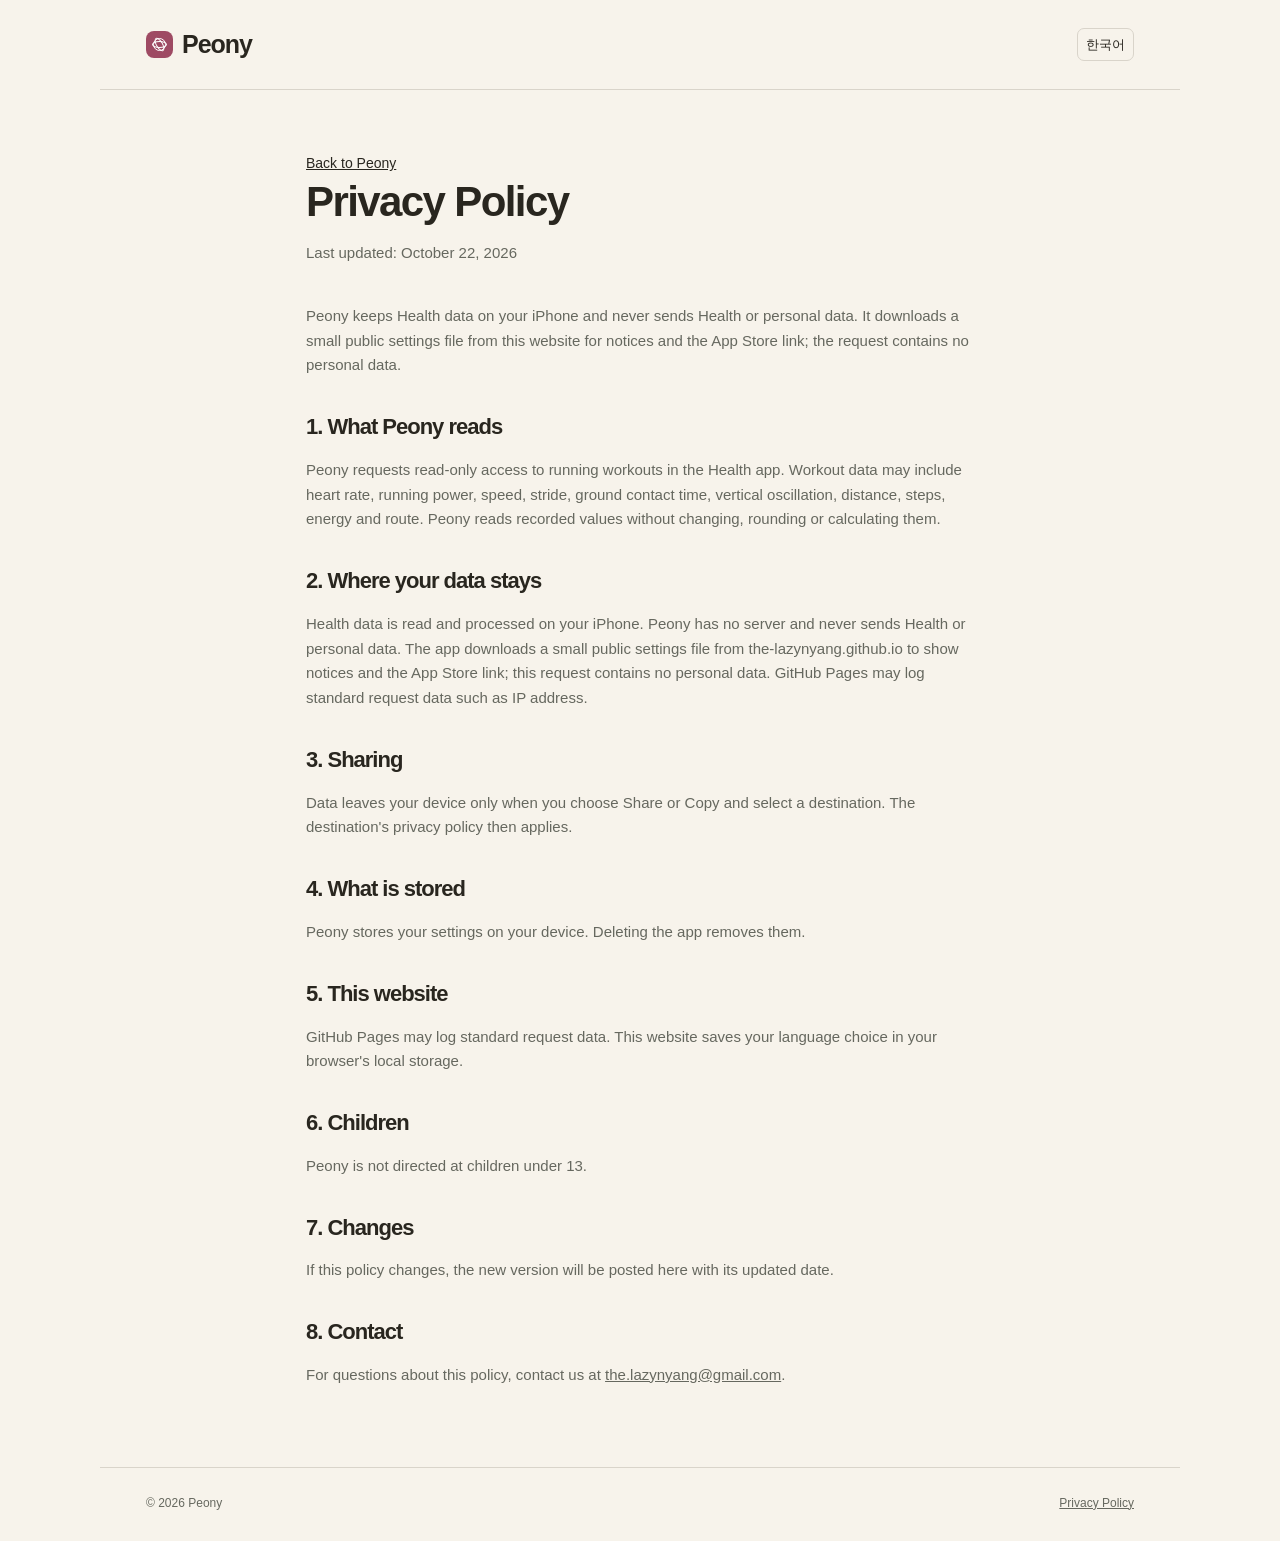
<file: peony/privacy/index.html>
<!doctype html><html lang="en" data-page="privacy"><head><meta charset="utf-8"><meta name="viewport" content="width=device-width,initial-scale=1"><title>Peony Privacy Policy</title><meta name="description" content="How Peony handles Health data and this website."><link rel="stylesheet" href="/peony/assets/site.css"></head><body><nav class="wrap nav" aria-label="Primary navigation"><a class="brand" href="/peony/"><span class="mark" aria-hidden="true"><span></span></span><span>Peony</span></a><button class="lang" type="button" data-language-toggle aria-label="View in Korean">한국어</button></nav><main class="wrap privacy"><a class="back" href="/peony/" data-i18n="back">Back to Peony</a><h1 data-i18n="privacyTitle">Privacy Policy</h1><p class="updated" data-i18n="updated">Last updated: October 22, 2026</p><p data-i18n="privacyIntro">Peony keeps Health data on your iPhone and never sends Health or personal data. It downloads a small public settings file from this website for notices and the App Store link; the request contains no personal data.</p>
<h2 data-i18n="p1Title">1. What Peony reads</h2><p data-i18n="p1">Peony requests read-only access to running workouts in the Health app. Workout data may include heart rate, running power, speed, stride, ground contact time, vertical oscillation, distance, steps, energy and route. Peony reads recorded values without changing, rounding or calculating them.</p><h2 data-i18n="p2Title">2. Where your data stays</h2><p data-i18n="p2">Health data is read and processed on your iPhone. Peony has no server and never sends Health or personal data. The app downloads a small public settings file from the-lazynyang.github.io to show notices and the App Store link; this request contains no personal data. GitHub Pages may log standard request data such as IP address.</p><h2 data-i18n="p3Title">3. Sharing</h2><p data-i18n="p3">Data leaves your device only when you choose Share or Copy and select a destination. The destination's privacy policy then applies.</p><h2 data-i18n="p4Title">4. What is stored</h2><p data-i18n="p4">Peony stores your settings on your device. Deleting the app removes them.</p><h2 data-i18n="p5Title">5. This website</h2><p data-i18n="p5">GitHub Pages may log standard request data. This website saves your language choice in your browser's local storage.</p><h2 data-i18n="p6Title">6. Children</h2><p data-i18n="p6">Peony is not directed at children under 13.</p><h2 data-i18n="p7Title">7. Changes</h2><p data-i18n="p7">If this policy changes, the new version will be posted here with its updated date.</p><h2 data-i18n="p8Title">8. Contact</h2><p><span data-i18n="p8">For questions about this policy, contact us at</span> <a href="mailto:the.lazynyang@gmail.com">the.lazynyang@gmail.com</a>.</p></main><footer class="wrap"><span>© 2026 Peony</span><div class="footer-links"><a href="/peony/privacy/" data-i18n="privacyLink">Privacy Policy</a></div></footer><script src="/peony/assets/site.js"></script></body></html>
</file>
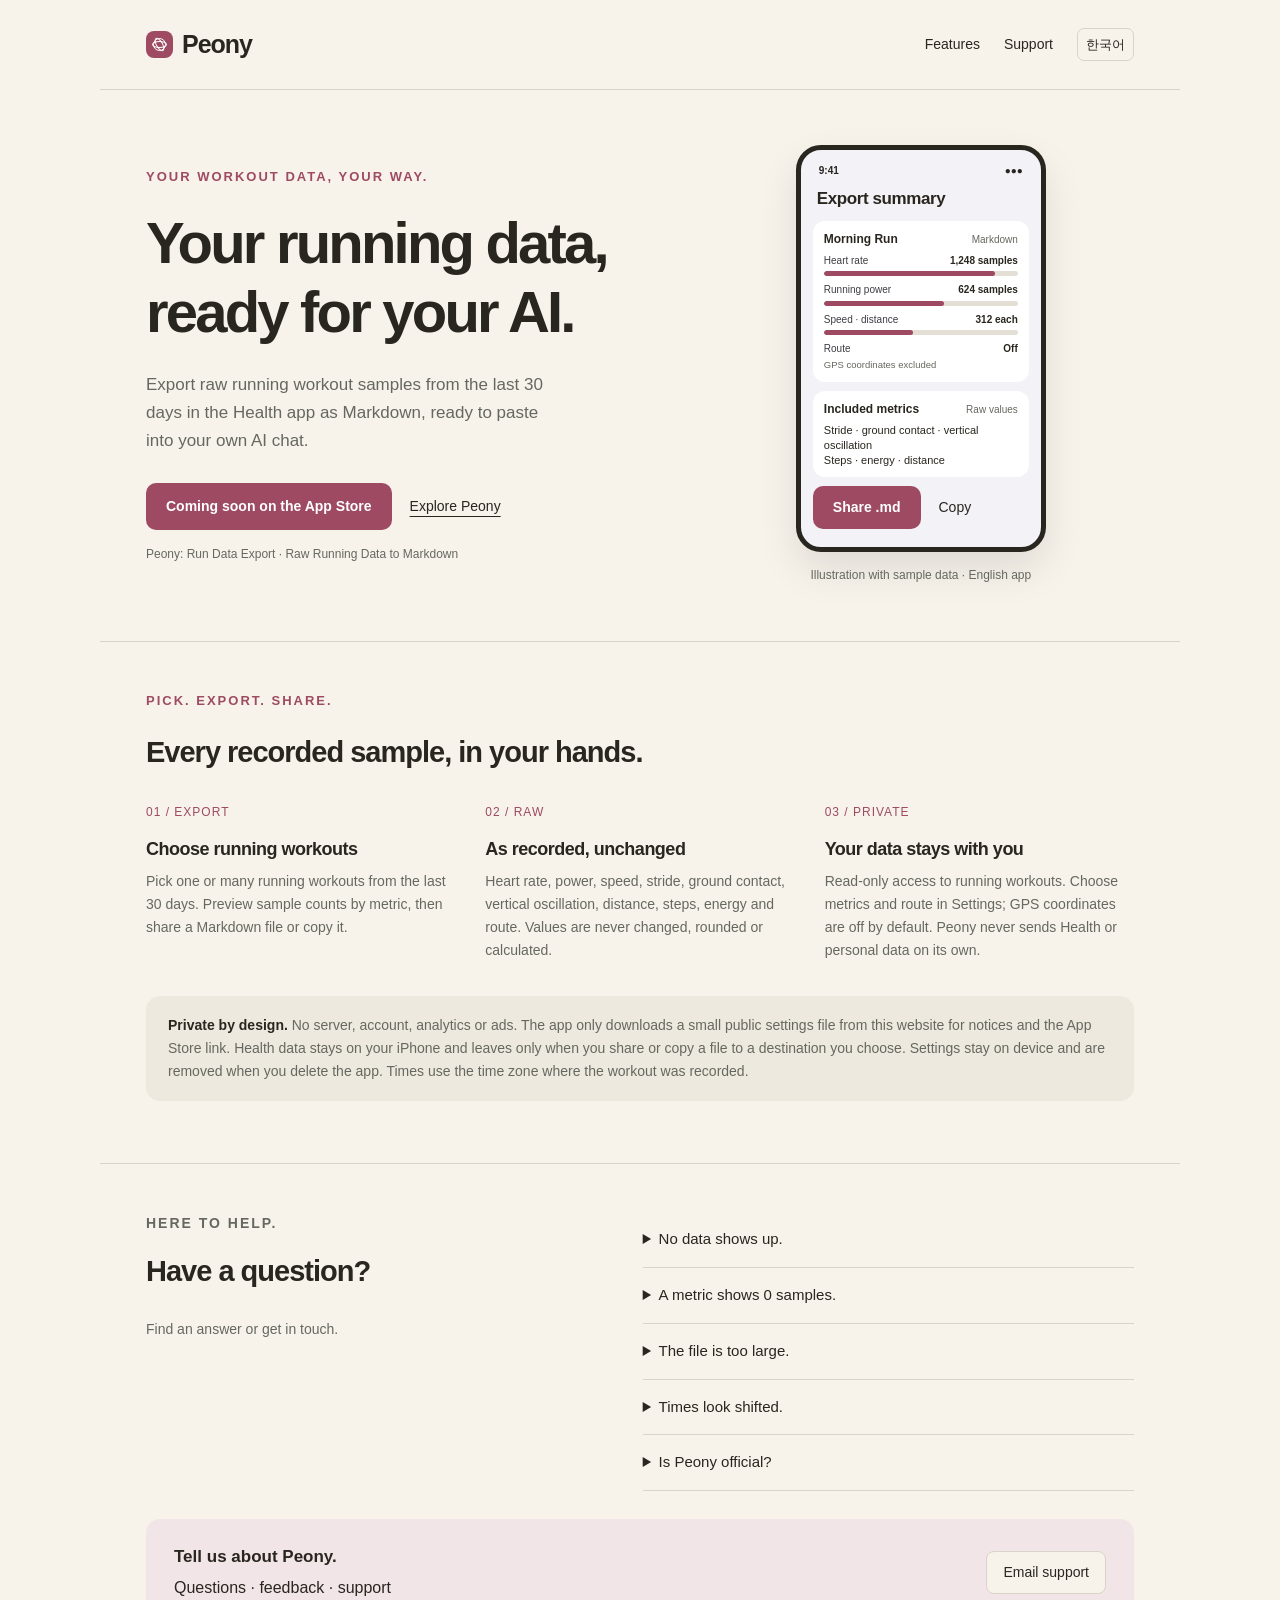
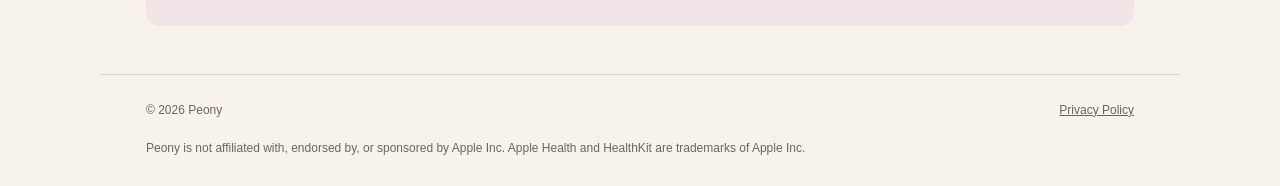
<file: peony/support/index.html>
<!doctype html><html lang="en"><head><meta charset="utf-8"><meta name="viewport" content="width=device-width,initial-scale=1"><title>Peony Support</title><meta http-equiv="refresh" content="0; url=/peony/#support"><link rel="canonical" href="/peony/#support"></head><body><p><a href="/peony/#support">Peony Support</a></p></body></html>
</file>
<file: kettle/assets/site.css>
:root{color-scheme:light;--bg:#f7f3eb;--text:#29261f;--muted:#66685f;--panel:#eee9df;--line:#d9d4ca;--blue:#2d5ddb;--tint:#e9edf8;--track:#e4dfd5}
*{box-sizing:border-box}html{scroll-behavior:smooth}
body{margin:0;background:var(--bg);color:var(--text);font-family:-apple-system,BlinkMacSystemFont,"Segoe UI",sans-serif;font-size:16px;line-height:1.65}
a{color:inherit}
.wrap{max-width:1080px;margin:auto;padding-inline:46px}
.nav{display:flex;align-items:center;justify-content:space-between;gap:20px;padding-block:24px;border-bottom:1px solid var(--line)}
.brand{display:flex;align-items:center;gap:9px;text-decoration:none;font-size:25px;font-weight:700;letter-spacing:-1px}
.mark{width:27px;height:27px;border-radius:8px;background:var(--blue);display:grid;place-items:center}
.mark span{width:11px;height:11px;border:2.5px solid #fff;border-radius:50%}
.links{display:flex;gap:24px;align-items:center;font-size:14px}.links a{text-decoration:none}
.lang{border:1px solid var(--line);background:transparent;border-radius:7px;padding:5px 8px;color:var(--text);font:inherit;font-size:13px;cursor:pointer}
.hero{display:grid;grid-template-columns:1.2fr 1fr;gap:50px;align-items:center;padding-block:45px}
.eyebrow{margin:0 0 20px;color:var(--blue);font-weight:650;font-size:13px;letter-spacing:2px}
.hero h1{margin:0 0 25px;font-size:clamp(36px,5.2vw,58px);line-height:1.19;letter-spacing:-2.8px;font-weight:650;word-break:keep-all}
.intro{max-width:400px;margin:0 0 28px;color:var(--muted);font-size:17px;word-break:keep-all}
.actions{display:flex;gap:18px;align-items:center;flex-wrap:wrap}
.release{display:inline-block;padding:12px 20px;border-radius:10px;background:var(--blue);color:#fff;font-size:14px;font-weight:600}
.secondary{font-size:14px;text-underline-offset:5px}
.small{margin:15px 0 0;color:var(--muted);font-size:12px}
.screen-stage{padding:10px 20px;text-align:center}
.phone{width:100%;max-width:250px;margin:auto;padding:14px 12px 18px;border:5px solid var(--text);border-radius:25px;background:#f2f2f7;box-shadow:0 18px 40px #00000018;text-align:left;font-size:11px;line-height:1.35}
.phone .bar{display:flex;justify-content:space-between;font-weight:600;font-size:10px;padding:0 6px 8px}
.phone .title{font-size:17px;font-weight:700;letter-spacing:-.4px;margin:2px 4px 10px}
.card{background:#fff;border-radius:12px;padding:10px 11px;margin-bottom:9px}
.card .svc{display:flex;justify-content:space-between;align-items:baseline;font-weight:650;font-size:12px;margin-bottom:6px}
.card .plan{color:var(--muted);font-weight:500;font-size:10px}
.row{margin-top:7px}.row .lbl{display:flex;justify-content:space-between;color:#3c3c43;font-size:10px}
.row .lbl b{color:var(--text);font-weight:650}
.track{height:5px;border-radius:3px;background:var(--track);margin-top:4px;overflow:hidden}.track i{display:block;height:100%;background:var(--blue);border-radius:3px}
.row .reset{color:var(--muted);font-size:9.5px;margin-top:3px}
.toast{display:flex;gap:8px;align-items:center;background:#fffffff2;border-radius:12px;padding:8px 10px;box-shadow:0 4px 14px #0000001a;margin-bottom:10px}
.toast .ic{flex:none;width:22px;height:22px;border-radius:6px;background:var(--blue);display:grid;place-items:center}.toast .ic span{width:8px;height:8px;border:2px solid #fff;border-radius:50%}
.toast b{display:block;font-size:10.5px}.toast small{color:#3c3c43;font-size:10px}
.caption{margin:14px 0 0;color:var(--muted);font-size:12px}
.section{padding-block:48px;border-top:1px solid var(--line)}
h2{margin:0 0 26px;font-size:29px;line-height:1.4;letter-spacing:-1px;font-weight:650;word-break:keep-all}
.features{display:grid;grid-template-columns:repeat(3,1fr);gap:30px}
.index{color:var(--blue);font-size:12px;letter-spacing:1px}
.features h3{margin:12px 0 8px;font-size:18px;line-height:1.4;letter-spacing:-.5px;word-break:keep-all}
.features p,.support p,details p{margin:0;color:var(--muted);font-size:14px;word-break:keep-all}
.note{margin-top:34px;padding:18px 22px;border-radius:14px;background:var(--panel);color:var(--muted);font-size:14px;word-break:keep-all}.note strong{color:var(--text)}
.support{display:grid;grid-template-columns:1fr 1.1fr;gap:50px}.support .eyebrow{margin-bottom:16px}
details{padding:15px 0;border-bottom:1px solid var(--line)}summary{font-size:15px;cursor:pointer;word-break:keep-all}details p{padding-top:12px}
.contact{display:flex;align-items:center;justify-content:space-between;gap:18px;margin-top:28px;padding:25px 28px;border-radius:14px;background:var(--tint)}
.contact strong{font-size:17px;line-height:1.3}.contact p{margin:4px 0 0}
.mail{padding:9px 16px;border:1px solid var(--line);border-radius:8px;background:var(--bg);text-decoration:none;white-space:nowrap;font-size:14px}
footer{display:flex;justify-content:space-between;gap:18px;flex-wrap:wrap;padding-block:26px 28px;border-top:1px solid var(--line);color:var(--muted);font-size:12px}
.footer-links{display:flex;gap:20px}
.disclaimer{flex-basis:100%;margin:0}
.privacy{max-width:760px;padding-top:60px;padding-bottom:64px}
.privacy h1{margin:0 0 14px;font-size:42px;line-height:1.2;letter-spacing:-1.6px}
.updated{margin:0 0 38px;color:var(--muted);font-size:14px}
.privacy h2{margin-top:34px;margin-bottom:10px;font-size:22px}
.privacy p,.privacy li{color:var(--muted);font-size:15px;word-break:keep-all}.privacy ul{padding-left:1.25rem}
.back{font-size:14px}
@media(max-width:650px){.wrap{padding-inline:24px}.nav{padding-block:19px}.links{gap:14px}.links a:first-child{display:none}.hero{grid-template-columns:1fr;gap:38px;padding-block:44px 42px}.hero h1{font-size:42px;letter-spacing:-2px}.screen-stage{order:2}.features,.support{grid-template-columns:1fr;gap:25px}.section{padding-block:34px}.contact{align-items:flex-start;flex-direction:column;padding:22px}h2{font-size:26px}.privacy{padding-top:42px}.privacy h1{font-size:34px}}
</file>
<file: daylet/assets/site.css>
:root{color-scheme:light;--bg:#f2f2f7;--text:#1c1c1e;--muted:#636366;--panel:#e5e5ea;--line:#d1d1d6;--blue:#2B5FD9;--tint:#E6ECFB;--track:#e5e5ea;--orange:#FF9500;--card:#fff}
*{box-sizing:border-box}html{scroll-behavior:smooth}
body{margin:0;background:var(--bg);color:var(--text);font-family:-apple-system,BlinkMacSystemFont,"Segoe UI",sans-serif;font-size:16px;line-height:1.65}
a{color:inherit}
.wrap{max-width:1080px;margin:auto;padding-inline:46px}
.nav{display:flex;align-items:center;justify-content:space-between;gap:20px;padding-block:24px;border-bottom:1px solid var(--line)}
.brand{display:flex;align-items:center;gap:9px;text-decoration:none;font-size:25px;font-weight:700;letter-spacing:-1px}
.mark{width:27px;height:27px;border-radius:8px;background:var(--blue);display:grid;place-items:center}
.mark svg{display:block;width:17px;height:17px}
.links{display:flex;gap:24px;align-items:center;font-size:14px}.links a{text-decoration:none}
.lang{border:1px solid var(--line);background:transparent;border-radius:7px;padding:5px 8px;color:var(--text);font:inherit;font-size:13px;cursor:pointer}
.hero{display:grid;grid-template-columns:1.2fr 1fr;gap:50px;align-items:center;padding-block:45px}
.eyebrow{margin:0 0 20px;color:var(--blue);font-weight:650;font-size:13px;letter-spacing:2px}
.hero h1{margin:0 0 25px;font-size:clamp(36px,5.2vw,58px);line-height:1.19;letter-spacing:-2.8px;font-weight:650;word-break:keep-all}
.intro{max-width:400px;margin:0 0 28px;color:var(--muted);font-size:17px;word-break:keep-all}
.actions{display:flex;gap:18px;align-items:center;flex-wrap:wrap}
.release{display:inline-block;padding:12px 20px;border-radius:10px;background:var(--blue);color:#fff;font-size:14px;font-weight:600}
.secondary{font-size:14px;text-underline-offset:5px}
.small{margin:15px 0 0;color:var(--muted);font-size:12px}
.screen-stage{padding:10px 20px;text-align:center}
.phone{width:100%;max-width:250px;margin:auto;padding:14px 12px 18px;border:5px solid var(--text);border-radius:25px;background:#f2f2f7;box-shadow:0 18px 40px #00000018;text-align:left;font-size:11px;line-height:1.35}
.phone .bar{display:flex;justify-content:space-between;font-weight:600;font-size:10px;padding:0 6px 8px}
.phone .title{font-size:17px;font-weight:700;letter-spacing:-.4px;margin:2px 4px 10px}
.card{background:#fff;border-radius:12px;padding:10px 11px;margin-bottom:9px}
.phone .date{color:#3c3c43;font-size:10px;margin:-8px 4px 10px}
.card .svc{display:flex;justify-content:space-between;align-items:center;font-weight:650;font-size:12px;margin-bottom:6px}
.chip{font-size:9px;font-weight:600;padding:2px 7px;border-radius:9px;background:var(--tint);color:var(--blue)}.chip.tight{background:#FFF1DB;color:#B36B00}
.card .lbl{color:var(--muted);font-size:9.5px}
.card .amt{font-size:21px;font-weight:700;letter-spacing:-.6px;margin:1px 0 6px}
.track{height:5px;border-radius:3px;background:var(--track);overflow:hidden}.track i{display:block;height:100%;background:var(--blue);border-radius:3px}.track i.tight{background:var(--orange)}
.card .reset{color:var(--muted);font-size:9.5px;margin-top:5px}
.phone .btn{margin-top:4px;padding:9px;border-radius:11px;background:var(--blue);color:#fff;text-align:center;font-weight:650;font-size:11.5px}
.caption{margin:14px 0 0;color:var(--muted);font-size:12px}
.section{padding-block:48px;border-top:1px solid var(--line)}
h2{margin:0 0 26px;font-size:29px;line-height:1.4;letter-spacing:-1px;font-weight:650;word-break:keep-all}
.features{display:grid;grid-template-columns:repeat(3,1fr);gap:30px}
.index{color:var(--blue);font-size:12px;letter-spacing:1px}
.features h3{margin:12px 0 8px;font-size:18px;line-height:1.4;letter-spacing:-.5px;word-break:keep-all}
.features p,.support p,details p{margin:0;color:var(--muted);font-size:14px;word-break:keep-all}
.note{margin-top:34px;padding:18px 22px;border-radius:14px;background:var(--panel);color:var(--muted);font-size:14px;word-break:keep-all}.note strong{color:var(--text)}
.support{display:grid;grid-template-columns:1fr 1.1fr;gap:50px}.support .eyebrow{margin-bottom:16px}
details{padding:15px 0;border-bottom:1px solid var(--line)}summary{font-size:15px;cursor:pointer;word-break:keep-all}details p{padding-top:12px}
.contact{display:flex;align-items:center;justify-content:space-between;gap:18px;margin-top:28px;padding:25px 28px;border-radius:14px;background:var(--tint)}
.contact strong{font-size:17px;line-height:1.3}.contact p{margin:4px 0 0}
.mail{padding:9px 16px;border:1px solid var(--line);border-radius:8px;background:var(--bg);text-decoration:none;white-space:nowrap;font-size:14px}
footer{display:flex;justify-content:space-between;gap:18px;flex-wrap:wrap;padding-block:26px 28px;border-top:1px solid var(--line);color:var(--muted);font-size:12px}
.footer-links{display:flex;gap:20px}
.disclaimer{flex-basis:100%;margin:0}
.privacy{max-width:760px;padding-top:60px;padding-bottom:64px}
.privacy h1{margin:0 0 14px;font-size:42px;line-height:1.2;letter-spacing:-1.6px}
.updated{margin:0 0 38px;color:var(--muted);font-size:14px}
.privacy h2{margin-top:34px;margin-bottom:10px;font-size:22px}
.privacy p,.privacy li{color:var(--muted);font-size:15px;word-break:keep-all}.privacy ul{padding-left:1.25rem}
.back{font-size:14px}
@media(max-width:650px){.wrap{padding-inline:24px}.nav{padding-block:19px}.links{gap:14px}.links a:first-child{display:none}.hero{grid-template-columns:1fr;gap:38px;padding-block:44px 42px}.hero h1{font-size:42px;letter-spacing:-2px}.screen-stage{order:2}.features,.support{grid-template-columns:1fr;gap:25px}.section{padding-block:34px}.contact{align-items:flex-start;flex-direction:column;padding:22px}h2{font-size:26px}.privacy{padding-top:42px}.privacy h1{font-size:34px}}
</file>
<file: peony/assets/site.css>
:root{color-scheme:light;--bg:#f7f3eb;--text:#29261f;--muted:#66685f;--panel:#eee9df;--line:#d9d4ca;--blue:#9E4A63;--tint:#f2e5e8;--track:#e4dfd5}
*{box-sizing:border-box}html{scroll-behavior:smooth}
body{margin:0;background:var(--bg);color:var(--text);font-family:-apple-system,BlinkMacSystemFont,"Segoe UI",sans-serif;font-size:16px;line-height:1.65}
a{color:inherit}
.wrap{max-width:1080px;margin:auto;padding-inline:46px}
.nav{display:flex;align-items:center;justify-content:space-between;gap:20px;padding-block:24px;border-bottom:1px solid var(--line)}
.brand{display:flex;align-items:center;gap:9px;text-decoration:none;font-size:25px;font-weight:700;letter-spacing:-1px}
.mark{width:27px;height:27px;border-radius:8px;background:var(--blue);display:grid;place-items:center}
.mark span{position:relative;width:13px;height:13px;border:1.5px solid #fff;border-radius:50%}.mark span:before,.mark span:after{content:"";position:absolute;inset:2px -2px;border:1px solid #fff;border-radius:50%}.mark span:after{transform:rotate(60deg)}
.links{display:flex;gap:24px;align-items:center;font-size:14px}.links a{text-decoration:none}
.lang{border:1px solid var(--line);background:transparent;border-radius:7px;padding:5px 8px;color:var(--text);font:inherit;font-size:13px;cursor:pointer}
.hero{display:grid;grid-template-columns:1.2fr 1fr;gap:50px;align-items:center;padding-block:45px}
.eyebrow{margin:0 0 20px;color:var(--blue);font-weight:650;font-size:13px;letter-spacing:2px}
.hero h1{margin:0 0 25px;font-size:clamp(36px,5.2vw,58px);line-height:1.19;letter-spacing:-2.8px;font-weight:650;word-break:keep-all}
.intro{max-width:400px;margin:0 0 28px;color:var(--muted);font-size:17px;word-break:keep-all}
.actions{display:flex;gap:18px;align-items:center;flex-wrap:wrap}
.release{display:inline-block;padding:12px 20px;border-radius:10px;background:var(--blue);color:#fff;font-size:14px;font-weight:600}
.secondary{font-size:14px;text-underline-offset:5px}
.small{margin:15px 0 0;color:var(--muted);font-size:12px}
.screen-stage{padding:10px 20px;text-align:center}
.phone{width:100%;max-width:250px;margin:auto;padding:14px 12px 18px;border:5px solid var(--text);border-radius:25px;background:#f2f2f7;box-shadow:0 18px 40px #00000018;text-align:left;font-size:11px;line-height:1.35}
.phone .bar{display:flex;justify-content:space-between;font-weight:600;font-size:10px;padding:0 6px 8px}
.phone .title{font-size:17px;font-weight:700;letter-spacing:-.4px;margin:2px 4px 10px}
.card{background:#fff;border-radius:12px;padding:10px 11px;margin-bottom:9px}
.card .svc{display:flex;justify-content:space-between;align-items:baseline;font-weight:650;font-size:12px;margin-bottom:6px}
.card .plan{color:var(--muted);font-weight:500;font-size:10px}
.row{margin-top:7px}.row .lbl{display:flex;justify-content:space-between;color:#3c3c43;font-size:10px}
.row .lbl b{color:var(--text);font-weight:650}
.track{height:5px;border-radius:3px;background:var(--track);margin-top:4px;overflow:hidden}.track i{display:block;height:100%;background:var(--blue);border-radius:3px}
.row .reset{color:var(--muted);font-size:9.5px;margin-top:3px}
.toast{display:flex;gap:8px;align-items:center;background:#fffffff2;border-radius:12px;padding:8px 10px;box-shadow:0 4px 14px #0000001a;margin-bottom:10px}
.toast .ic{flex:none;width:22px;height:22px;border-radius:6px;background:var(--blue);display:grid;place-items:center}.toast .ic span{width:8px;height:8px;border:2px solid #fff;border-radius:50%}
.toast b{display:block;font-size:10.5px}.toast small{color:#3c3c43;font-size:10px}
.caption{margin:14px 0 0;color:var(--muted);font-size:12px}
.section{padding-block:48px;border-top:1px solid var(--line)}
h2{margin:0 0 26px;font-size:29px;line-height:1.4;letter-spacing:-1px;font-weight:650;word-break:keep-all}
.features{display:grid;grid-template-columns:repeat(3,1fr);gap:30px}
.index{color:var(--blue);font-size:12px;letter-spacing:1px}
.features h3{margin:12px 0 8px;font-size:18px;line-height:1.4;letter-spacing:-.5px;word-break:keep-all}
.features p,.support p,details p{margin:0;color:var(--muted);font-size:14px;word-break:keep-all}
.note{margin-top:34px;padding:18px 22px;border-radius:14px;background:var(--panel);color:var(--muted);font-size:14px;word-break:keep-all}.note strong{color:var(--text)}
.support{display:grid;grid-template-columns:1fr 1.1fr;gap:50px}.support .eyebrow{margin-bottom:16px}
details{padding:15px 0;border-bottom:1px solid var(--line)}summary{font-size:15px;cursor:pointer;word-break:keep-all}details p{padding-top:12px}
.contact{display:flex;align-items:center;justify-content:space-between;gap:18px;margin-top:28px;padding:25px 28px;border-radius:14px;background:var(--tint)}
.contact strong{font-size:17px;line-height:1.3}.contact p{margin:4px 0 0}
.mail{padding:9px 16px;border:1px solid var(--line);border-radius:8px;background:var(--bg);text-decoration:none;white-space:nowrap;font-size:14px}
footer{display:flex;justify-content:space-between;gap:18px;flex-wrap:wrap;padding-block:26px 28px;border-top:1px solid var(--line);color:var(--muted);font-size:12px}
.footer-links{display:flex;gap:20px}
.disclaimer{flex-basis:100%;margin:0}
.privacy{max-width:760px;padding-top:60px;padding-bottom:64px}
.privacy h1{margin:0 0 14px;font-size:42px;line-height:1.2;letter-spacing:-1.6px}
.updated{margin:0 0 38px;color:var(--muted);font-size:14px}
.privacy h2{margin-top:34px;margin-bottom:10px;font-size:22px}
.privacy p,.privacy li{color:var(--muted);font-size:15px;word-break:keep-all}.privacy ul{padding-left:1.25rem}
.back{font-size:14px}
@media(max-width:650px){.wrap{padding-inline:24px}.nav{padding-block:19px}.links{gap:14px}.links a:first-child{display:none}.hero{grid-template-columns:1fr;gap:38px;padding-block:44px 42px}.hero h1{font-size:42px;letter-spacing:-2px}.screen-stage{order:2}.features,.support{grid-template-columns:1fr;gap:25px}.section{padding-block:34px}.contact{align-items:flex-start;flex-direction:column;padding:22px}h2{font-size:26px}.privacy{padding-top:42px}.privacy h1{font-size:34px}}
</file>
